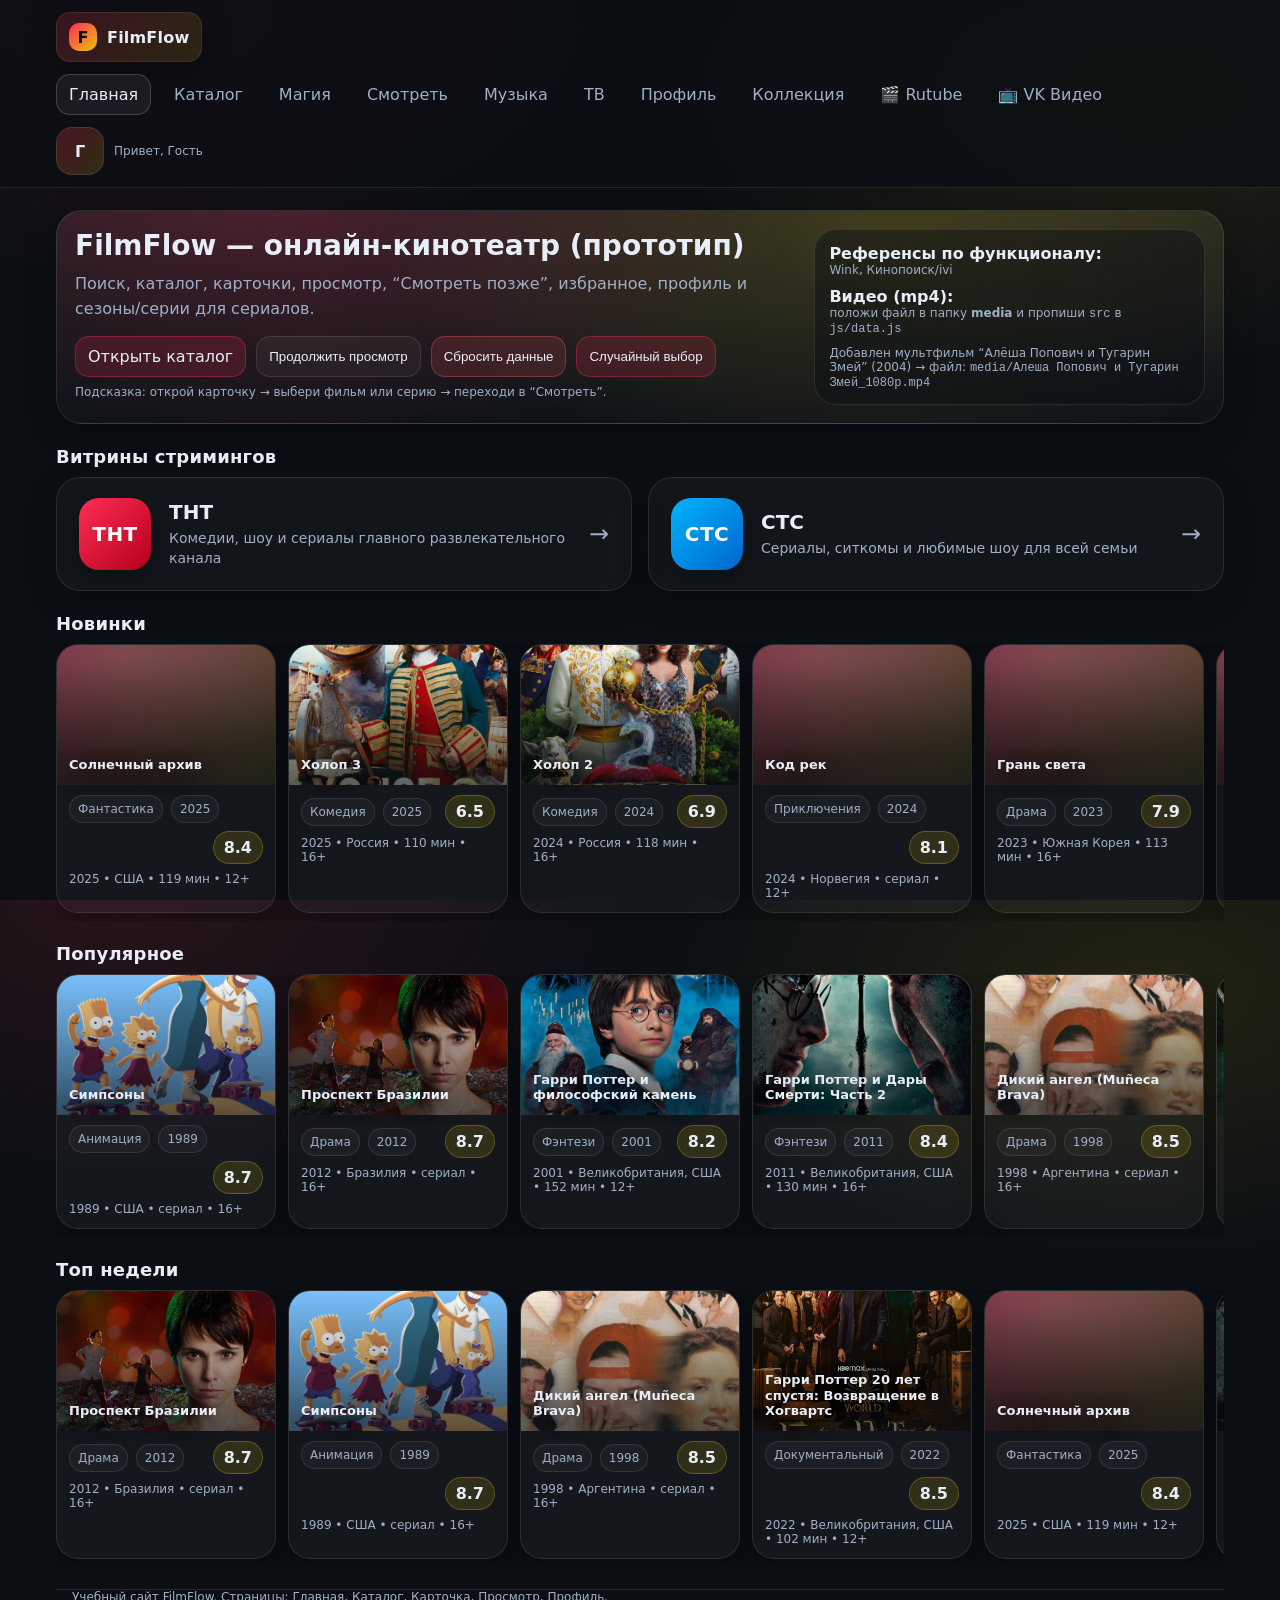
<file: index.html>
<!doctype html>
<html lang="ru">
<head>
  <meta charset="utf-8" />
  <meta name="viewport" content="width=device-width,initial-scale=1" />
  <title>FilmFlow — главная</title>
  <link rel="stylesheet" href="css/style.css" />
</head>
<body data-page="home">
<header>
  <div class="container">
    <div class="topbar">
      <a class="logo" href="index.html">
        <span class="logo-badge">F</span> FilmFlow
      </a>

      <nav>
        <a class="navlink" data-nav="home" href="index.html">Главная</a>
        <a class="navlink" data-nav="catalog" href="catalog.html">Каталог</a>
        <a class="navlink" data-nav="magic" href="magic.html">Магия</a>
        <a class="navlink" data-nav="watch" href="watch.html">Смотреть</a>
        <a class="navlink" data-nav="music" href="music.html">Музыка</a>
        <a class="navlink" data-nav="tv" href="tv.html">ТВ</a>
        <a class="navlink" data-nav="profile" href="profile.html">Профиль</a>
        <a class="navlink" data-nav="collection" href="collection.html">Коллекция</a>
        <a class="navlink external" href="https://rutube.ru/" target="_blank" rel="noopener noreferrer">🎬 Rutube</a>
        <a class="navlink external" href="https://vkvideo.ru/" target="_blank" rel="noopener noreferrer">📺 VK Видео</a>
      </nav>

      <div class="spacer"></div>

      <div class="row" style="gap:10px">
        <div class="avatar" id="navAvatar">Г</div>
        <div class="small">Привет, <span id="navName">Гость</span></div>
      </div>
    </div>
  </div>
</header>

<main class="container">
  <section class="hero">
    <div class="hero-inner">
      <div>
        <h1>FilmFlow — онлайн-кинотеатр (прототип)</h1>
        <p>
          Поиск, каталог, карточки, просмотр, “Смотреть позже”, избранное, профиль
          и сезоны/серии для сериалов.
        </p>
        <div class="hero-actions">
          <a class="pill accent" href="catalog.html">Открыть каталог</a>
          <button class="pill" id="btnContinue">Продолжить просмотр</button>
          <button class="pill danger" id="btnClearAll">Сбросить данные</button>
          <button class="pill accent" id="btnRandom">Случайный выбор</button>
        </div>
        <div class="small" style="margin-top:8px">
          Подсказка: открой карточку → выбери фильм или серию → переходи в “Смотреть”.
        </div>
      </div>

      <aside class="hero-side">
        <div>
          <strong>Референсы по функционалу:</strong>
          <div class="small">Wink, Кинопоиск/ivi</div>
        </div>
        <div>
          <strong>Видео (mp4):</strong>
          <div class="small">положи файл в папку <b>media</b> и пропиши <code>src</code> в <code>js/data.js</code></div>
        </div>
        <div class="small">Добавлен мультфильм “Алёша Попович и Тугарин Змей” (2004) → файл: <code>media/Алеша Попович и Тугарин Змей_1080p.mp4</code></div>
      </aside>
    </div>
  </section>

    <section>
    <h2>Витрины стримингов</h2>
    <div class="streams-showcase">
      <a class="stream-card" href="tnt.html">
        <div class="stream-logo tnt">ТНТ</div>
        <div class="stream-info">
          <h3>ТНТ</h3>
          <p>Комедии, шоу и сериалы главного развлекательного канала</p>
        </div>
        <div class="stream-arrow">→</div>
      </a>
      <a class="stream-card" href="sts.html">
        <div class="stream-logo sts">СТС</div>
        <div class="stream-info">
          <h3>СТС</h3>
          <p>Сериалы, ситкомы и любимые шоу для всей семьи</p>
        </div>
        <div class="stream-arrow">→</div>
      </a>
    </div>
  </section>
  
  <section>
    <h2>Новинки</h2>
    <div id="rowNew" class="carousel"></div>
  </section>

  <section>
    <h2>Популярное</h2>
    <div id="rowHot" class="carousel"></div>
  </section>

  <section>
    <h2>Топ недели</h2>
    <div id="rowTop" class="carousel"></div>
  </section>

  <footer class="container">
    <div class="small">
      Учебный сайт FilmFlow. Страницы: Главная, Каталог, Карточка, Просмотр, Профиль.
    </div>
  </footer>
</main>

<script src="js/data.js"></script>
<script src="js/app.js"></script>
</body>
</html>
</file>
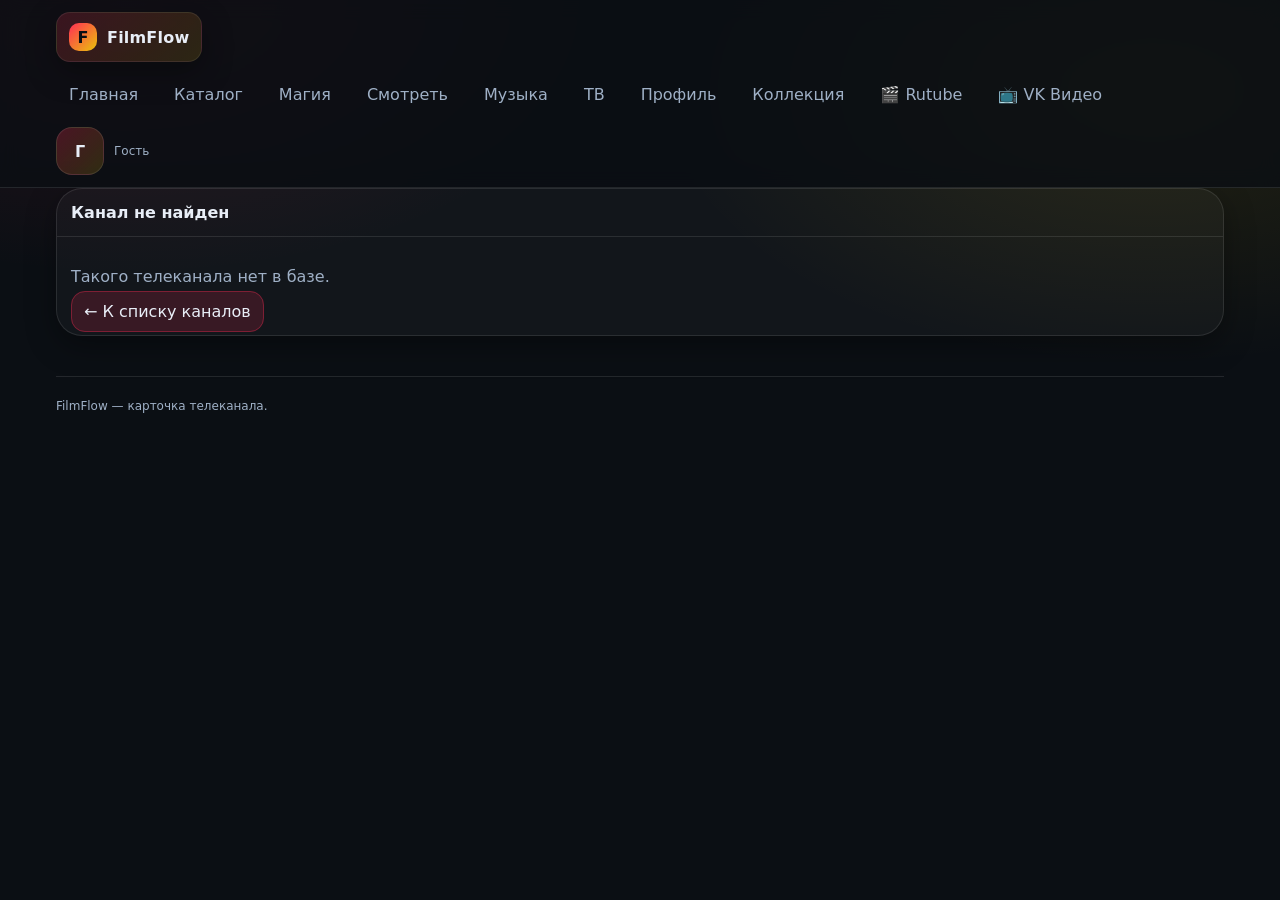
<file: channel.html>
<!doctype html>
<html lang="ru">
<head>
    <meta charset="utf-8" />
    <meta name="viewport" content="width=device-width,initial-scale=1" />
    <title>FilmFlow — телеканал</title>
    <link rel="stylesheet" href="css/style.css" />
</head>
<body data-page="channel">
    <header>
        <div class="container">
            <div class="topbar">
                <a class="logo" href="index.html"><span class="logo-badge">F</span> FilmFlow</a>
                <nav>
                    <a class="navlink" data-nav="home" href="index.html">Главная</a>
                    <a class="navlink" data-nav="catalog" href="catalog.html">Каталог</a>
                    <a class="navlink" data-nav="magic" href="magic.html">Магия</a>
                    <a class="navlink" data-nav="watch" href="watch.html">Смотреть</a>
                    <a class="navlink" data-nav="music" href="music.html">Музыка</a>
                    <a class="navlink" data-nav="tv" href="tv.html">ТВ</a>
                    <a class="navlink" data-nav="profile" href="profile.html">Профиль</a>
                    <a class="navlink" data-nav="collection" href="collection.html">Коллекция</a>
                    <a class="navlink external" href="https://rutube.ru/" target="_blank" rel="noopener noreferrer">🎬 Rutube</a>
                    <a class="navlink external" href="https://vkvideo.ru/" target="_blank" rel="noopener noreferrer">📺 VK Видео</a>
                </nav>
                <div class="spacer"></div>
                <div class="row" style="gap:10px">
                    <div class="avatar" id="navAvatar">Г</div>
                    <div class="small"><span id="navName">Гость</span></div>
                </div>
            </div>
        </div>
    </header>

    <main class="container">
        <div id="notFound" class="panel" style="display:none;">
            <div class="panel-head"><strong>Канал не найден</strong></div>
            <div class="panel-body">
                <p class="muted">Такого телеканала нет в базе.</p>
                <a class="pill accent" href="tv.html">← К списку каналов</a>
            </div>
        </div>

        <div id="channelContainer" style="display:none;">
            <div class="tv-channel-header">
                <div class="channel-logo" id="channelLogo"></div>
                <div>
                    <h1 id="channelName">—</h1>
                    <div class="small">
                        Категория: <span id="channelCategory">—</span>
                    </div>
                </div>
                <span class="spacer"></span>
                <a class="pill" href="tv.html">← Все каналы</a>
            </div>

            <div class="channel-tabs">
                <button class="channel-tab active" data-tab="live">🔴 Прямой эфир</button>
                <button class="channel-tab" data-tab="today">📅 Программа на сегодня</button>
                <button class="channel-tab" data-tab="archive">🗄 Архив</button>
            </div>

            <div id="tabContent"></div>
        </div>

        <footer style="margin-top:40px;">
            <div class="small">FilmFlow — карточка телеканала.</div>
        </footer>
    </main>

    <script src="js/data.js"></script>
    <script src="js/app.js"></script>
</body>
</html>
</file>
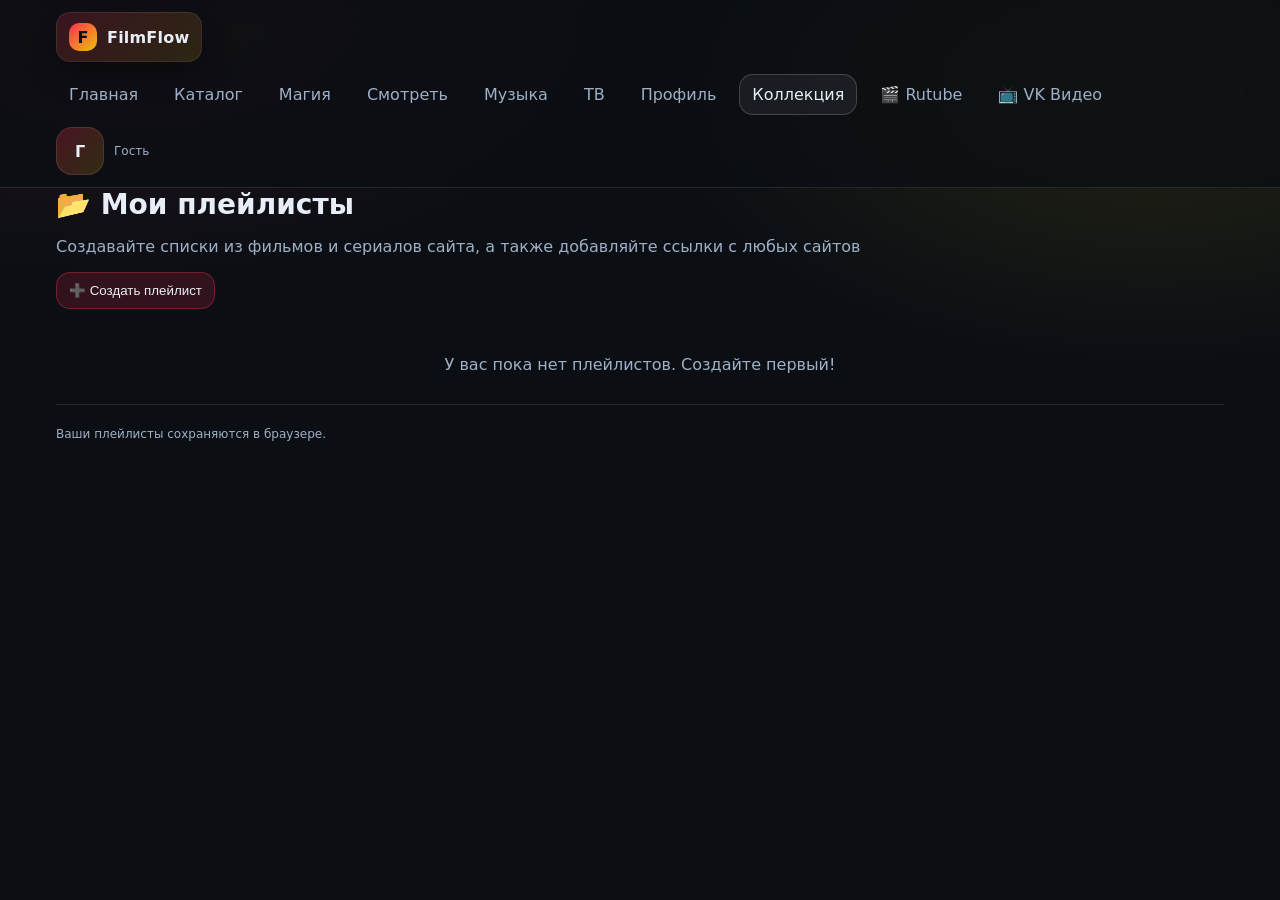
<file: collection.html>
<!doctype html>
<html lang="ru">
<head>
    <meta charset="utf-8" />
    <meta name="viewport" content="width=device-width,initial-scale=1" />
    <title>FilmFlow — Коллекция (плейлисты)</title>
    <link rel="stylesheet" href="css/style.css" />
</head>
<body data-page="collection">
    <header>
        <div class="container">
            <div class="topbar">
                <a class="logo" href="index.html"><span class="logo-badge">F</span> FilmFlow</a>
                <nav>
                    <a class="navlink" data-nav="home" href="index.html">Главная</a>
                    <a class="navlink" data-nav="catalog" href="catalog.html">Каталог</a>
                    <a class="navlink" data-nav="magic" href="magic.html">Магия</a>
                    <a class="navlink" data-nav="watch" href="watch.html">Смотреть</a>
                    <a class="navlink" data-nav="music" href="music.html">Музыка</a>
                    <a class="navlink" data-nav="tv" href="tv.html">ТВ</a>
                    <a class="navlink" data-nav="profile" href="profile.html">Профиль</a>
                    <a class="navlink active" data-nav="collection" href="collection.html">Коллекция</a>
                    <a class="navlink external" href="https://rutube.ru/" target="_blank" rel="noopener noreferrer">🎬 Rutube</a>
                    <a class="navlink external" href="https://vkvideo.ru/" target="_blank" rel="noopener noreferrer">📺 VK Видео</a>
                </nav>
                <div class="spacer"></div>
                <div class="row" style="gap:10px">
                    <div class="avatar" id="navAvatar">Г</div>
                    <div class="small"><span id="navName">Гость</span></div>
                </div>
            </div>
        </div>
    </header>

    <main class="container">
        <!-- Заголовок -->
        <div class="collection-header">
            <h1>📂 Мои плейлисты</h1>
            <p class="muted">Создавайте списки из фильмов и сериалов сайта, а также добавляйте ссылки с любых сайтов</p>
        </div>

        <!-- Список плейлистов (виден по умолчанию) -->
        <div id="playlistListView">
            <div class="row" style="margin-bottom:16px;">
                <button class="pill accent" id="btnCreatePlaylist">➕ Создать плейлист</button>
            </div>
            <div id="playlistGrid" class="playlist-grid"></div>
        </div>

        <!-- Просмотр одного плейлиста (скрыт) -->
        <div id="playlistDetailView" style="display:none;">
            <div class="row" style="margin-bottom:16px;">
                <button class="pill" id="btnBackToList">← Назад к списку</button>
                <h2 id="playlistTitle" style="margin:0; margin-left:12px;">Название плейлиста</h2>
                <span class="spacer"></span>
                <button class="pill accent" id="btnAddVideo">➕ Добавить видео</button>
                <button class="pill danger" id="btnDeletePlaylist">🗑 Удалить плейлист</button>
            </div>
            <div id="videoGrid" class="video-grid"></div>
        </div>

        <footer>
            <div class="small">Ваши плейлисты сохраняются в браузере.</div>
        </footer>
    </main>

    <!-- Модальное окно для создания плейлиста / добавления видео -->
    <div class="modal-overlay" id="modalOverlay" style="display:none;">
        <div class="modal">
            <div class="modal-head">
                <strong id="modalTitle">Создать плейлист</strong>
                <button class="modal-close" id="modalClose">&times;</button>
            </div>
            <div class="modal-body">
                <form id="modalForm">
                    <div class="field" id="modalFieldType" style="display:none;">
                        <label for="modalInputType">Источник</label>
                        <select id="modalInputType">
                            <option value="external">🔗 Внешняя ссылка</option>
                            <option value="internal">🎬 Контент FilmFlow</option>
                        </select>
                    </div>
                    <div class="field">
                        <label for="modalInput1" id="modalLabel1">Название плейлиста</label>
                        <input type="text" id="modalInput1" placeholder="Введите название" required />
                    </div>
                    <div class="field" id="modalField2" style="display:none;">
                        <label for="modalInput2" id="modalLabel2">Ссылка на видео</label>
                        <input type="url" id="modalInput2" placeholder="https://rutube.ru/video/..." />
                    </div>
                    <div class="field" id="modalField3" style="display:none;">
                        <label for="modalInput3">Фильм или сериал</label>
                        <select id="modalInput3"></select>
                    </div>
                    <div class="row" style="margin-top:12px;">
                        <button class="pill accent" type="submit" id="modalSubmit">Создать</button>
                        <button class="pill" type="button" id="modalCancel">Отмена</button>
                    </div>
                    <div id="modalError" class="small" style="color:#ff6b6b; margin-top:8px;"></div>
                </form>
            </div>
        </div>
    </div>

    <script src="js/data.js"></script>
    <script src="js/app.js"></script>
</body>
</html>
</file>
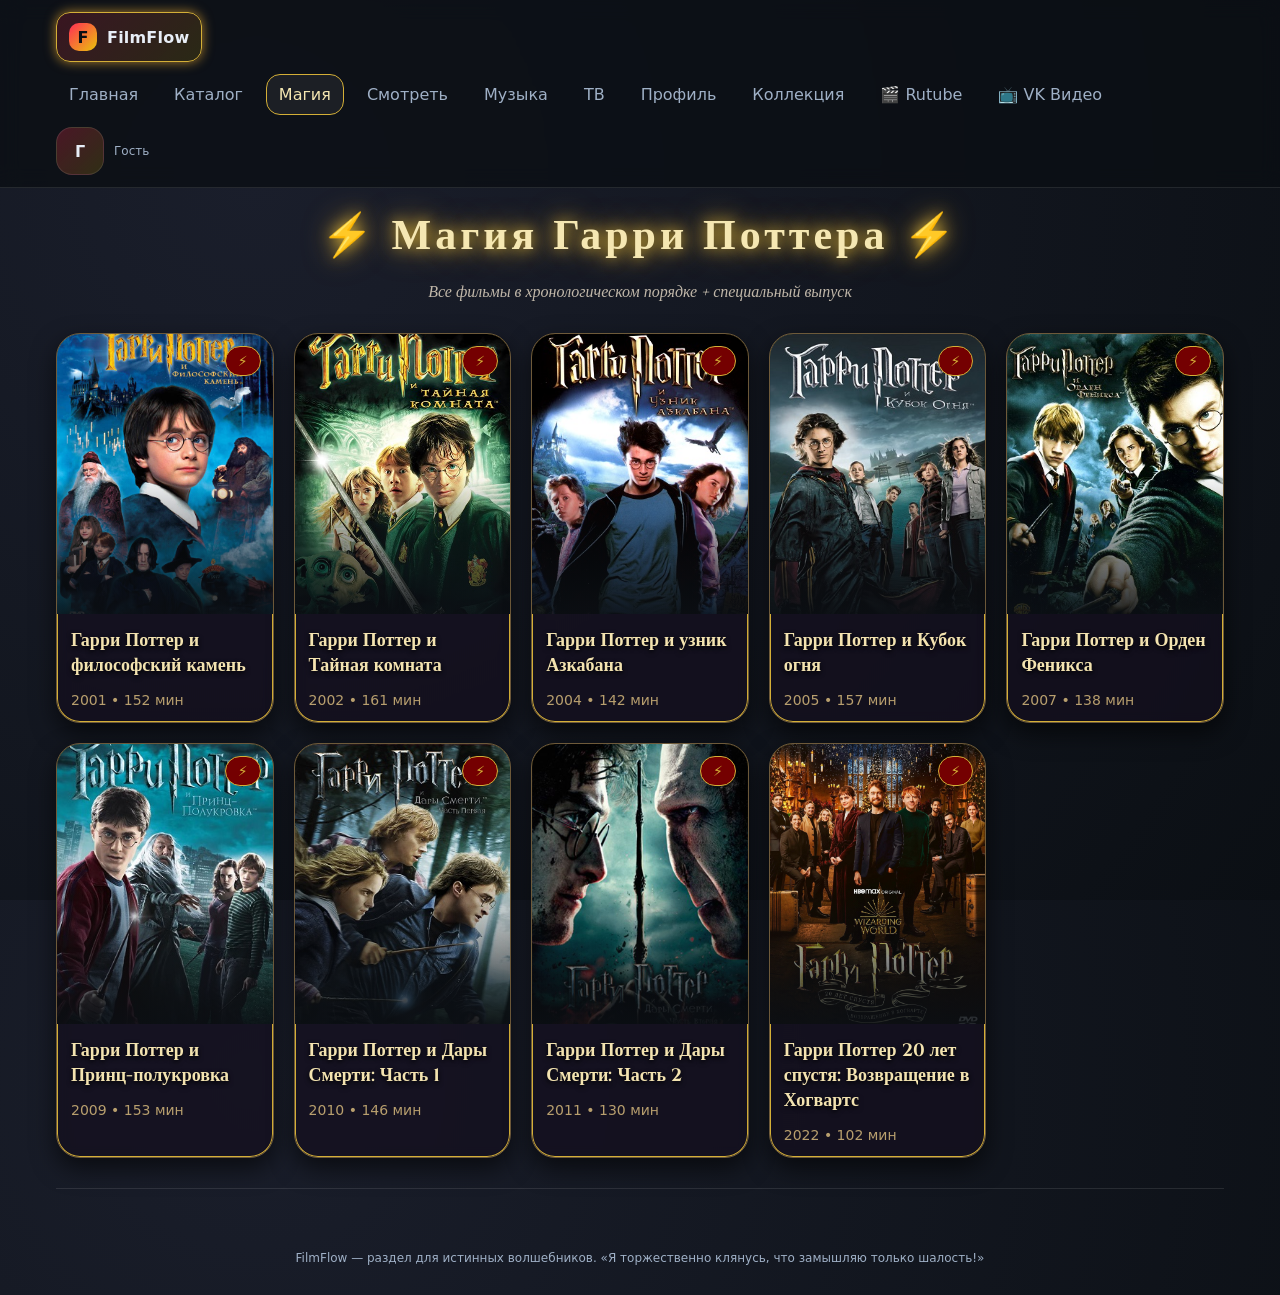
<file: magic.html>
<!doctype html>
<html lang="ru">
<head>
    <meta charset="utf-8" />
    <meta name="viewport" content="width=device-width,initial-scale=1" />
    <title>FilmFlow — Магия Гарри Поттера</title>
    <link rel="stylesheet" href="css/style.css" />
    <link href="https://fonts.googleapis.com/css2?family=Cinzel:wght@400;700&display=swap" rel="stylesheet" />
    <style>
        body[data-page="magic"] {
            background: radial-gradient(circle at 20% 20%, #1a1e2b, #0b0f14);
        }
        .magic-header {
            font-family: 'Cinzel', serif;
            text-align: center;
            margin: 20px 0;
        }
        .magic-header h1 {
            font-size: 42px;
            letter-spacing: 4px;
            text-shadow: 0 0 15px #d4af37, 0 0 30px #aa7e2b;
            color: #f5e7b2;
            margin-bottom: 8px;
        }
        .magic-header p {
            font-style: italic;
            color: #c0b7a9;
        }
        .magic-grid {
            display: grid;
            grid-template-columns: repeat(auto-fill, minmax(200px, 1fr));
            gap: 20px;
            margin: 30px 0;
        }
        .magic-card {
            background: rgba(20, 15, 30, 0.7);
            backdrop-filter: blur(6px);
            border: 1px solid #6e5a3a;
            border-radius: 24px;
            overflow: hidden;
            box-shadow: 0 10px 25px rgba(0,0,0,0.6), 0 0 0 1px #d4af37 inset;
            transition: transform 0.2s, box-shadow 0.2s;
            cursor: pointer;
        }
        .magic-card:hover {
            transform: translateY(-5px);
            box-shadow: 0 15px 30px rgba(212, 175, 55, 0.2), 0 0 0 2px #d4af37 inset;
        }
        .magic-poster {
            height: 280px;
            background-size: cover;
            background-position: center;
            position: relative;
        }
        .magic-poster::after {
            content: "";
            position: absolute;
            inset: 0;
            background: linear-gradient(0deg, rgba(11,15,20,0.9) 0%, transparent 50%);
        }
        .magic-title {
            padding: 14px;
            font-family: 'Cinzel', serif;
            font-weight: 700;
            font-size: 18px;
            color: #f3e3b0;
            text-shadow: 0 2px 5px black;
        }
        .magic-year {
            padding: 0 14px 14px;
            color: #b89f6e;
            font-size: 14px;
        }
        .magic-badge {
            position: absolute;
            top: 12px;
            right: 12px;
            background: #740001;
            color: #d4af37;
            padding: 6px 12px;
            border-radius: 30px;
            font-weight: bold;
            font-size: 14px;
            border: 1px solid #d4af37;
            z-index: 2;
        }
    </style>
</head>
<body data-page="magic">
    <header>
        <div class="container">
            <div class="topbar">
                <a class="logo" href="index.html"><span class="logo-badge">F</span> FilmFlow</a>
                <nav>
                    <a class="navlink" data-nav="home" href="index.html">Главная</a>
                    <a class="navlink" data-nav="catalog" href="catalog.html">Каталог</a>
                    <a class="navlink" data-nav="magic" href="magic.html">Магия</a>
                    <a class="navlink" data-nav="watch" href="watch.html">Смотреть</a>
                    <a class="navlink" data-nav="music" href="music.html">Музыка</a>
                    <a class="navlink" data-nav="tv" href="tv.html">ТВ</a>
                    <a class="navlink" data-nav="profile" href="profile.html">Профиль</a>
                    <a class="navlink" data-nav="collection" href="collection.html">Коллекция</a>
                    <a class="navlink external" href="https://rutube.ru/" target="_blank" rel="noopener noreferrer">🎬 Rutube</a>
                    <a class="navlink external" href="https://vkvideo.ru/" target="_blank" rel="noopener noreferrer">📺 VK Видео</a>
                </nav>
                <div class="spacer"></div>
                <div class="row" style="gap:10px">
                    <div class="avatar" id="navAvatar">Г</div>
                    <div class="small"><span id="navName">Гость</span></div>
                </div>
            </div>
        </div>
    </header>

    <main class="container">
        <div class="magic-header">
            <h1>⚡ Магия Гарри Поттера ⚡</h1>
            <p>Все фильмы в хронологическом порядке + специальный выпуск</p>
        </div>

        <div id="magicGrid" class="magic-grid"></div>

        <footer>
            <div class="small" style="text-align:center; margin-top:40px;">
                FilmFlow — раздел для истинных волшебников. «Я торжественно клянусь, что замышляю только шалость!»
            </div>
        </footer>
    </main>

    <script src="js/data.js"></script>
    <script src="js/app.js"></script>
</body>
</html>
</file>
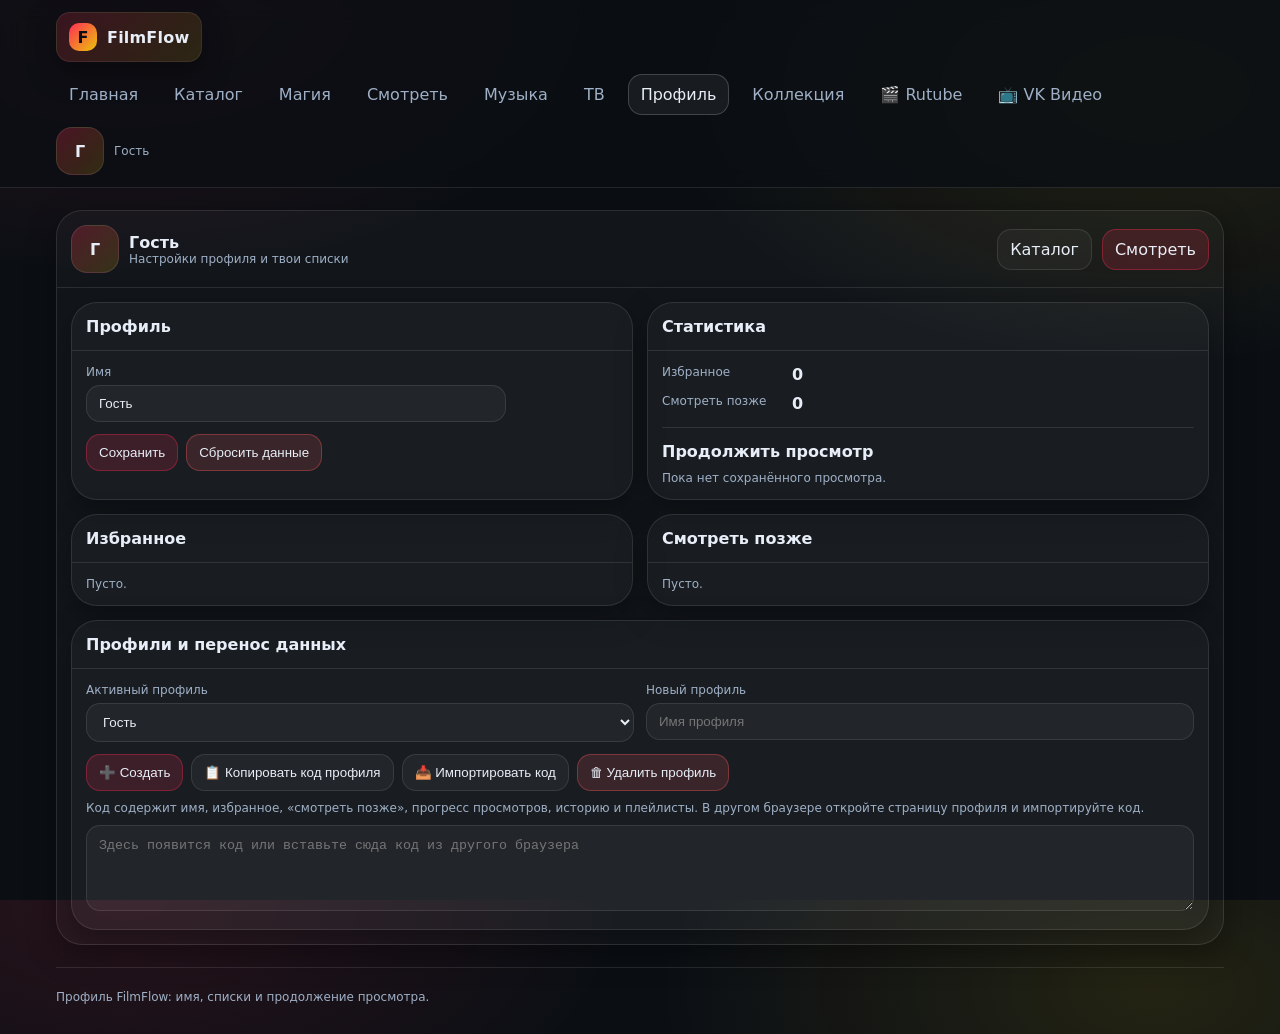
<file: profile.html>
<!doctype html>
<html lang="ru">
<head>
    <meta charset="utf-8" />
    <meta name="viewport" content="width=device-width,initial-scale=1" />
    <title>FilmFlow — профиль</title>
    <link rel="stylesheet" href="css/style.css" />
</head>
<body data-page="profile">
    <header>
        <div class="container">
            <div class="topbar">
                <a class="logo" href="index.html"><span class="logo-badge">F</span> FilmFlow</a>
                <nav>
                    <a class="navlink" data-nav="home" href="index.html">Главная</a>
                    <a class="navlink" data-nav="catalog" href="catalog.html">Каталог</a>
                    <a class="navlink" data-nav="magic" href="magic.html">Магия</a>
                    <a class="navlink" data-nav="watch" href="watch.html">Смотреть</a>
                    <a class="navlink" data-nav="music" href="music.html">Музыка</a>
                    <a class="navlink" data-nav="tv" href="tv.html">ТВ</a>
                    <a class="navlink active" data-nav="profile" href="profile.html">Профиль</a>
                    <a class="navlink" data-nav="collection" href="collection.html">Коллекция</a>
                    <a class="navlink external" href="https://rutube.ru/" target="_blank" rel="noopener noreferrer">🎬 Rutube</a>
                    <a class="navlink external" href="https://vkvideo.ru/" target="_blank" rel="noopener noreferrer">📺 VK Видео</a>
                </nav> 
                <div class="spacer"></div>
                <div class="row" style="gap:10px">
                    <div class="avatar" id="navAvatar">Г</div>
                    <div class="small"><span id="navName">Гость</span></div>
                </div>
            </div>
        </div>
    </header>

    <main class="container">
        <section class="panel">
            <div class="panel-head">
                <div class="avatar" id="pAvatar">Г</div>
                <div>
                    <strong id="pName">Гость</strong>
                    <div class="small">Настройки профиля и твои списки</div>
                </div>
                <span class="spacer"></span>
                <a class="pill" href="catalog.html">Каталог</a>
                <a class="pill accent" href="watch.html">Смотреть</a>
            </div>
            <div class="panel-body">
                <div class="grid">
                    <div class="panel" style="grid-column: span 6;">
                        <div class="panel-head"><strong>Профиль</strong></div>
                        <div class="panel-body">
                            <form id="profileForm">
                                <div class="field" style="max-width:420px">
                                    <label for="inpName">Имя</label>
                                    <input id="inpName" type="text" name="username" placeholder="Например: Артём" required />
                                </div>
                                <div class="row" style="margin-top:12px">
                                    <button class="pill accent" type="submit">Сохранить</button>
                                    <button class="pill danger" type="button" id="btnResetAll">Сбросить данные</button>
                                </div>
                                <div id="error" class="small" style="color: #ff6b6b; margin-top: 8px;"></div>
                            </form>
                        </div>
                    </div>
                    <div class="panel" style="grid-column: span 6;">
                        <div class="panel-head"><strong>Статистика</strong></div>
                        <div class="panel-body">
                            <div class="kv">
                                <div class="k">Избранное</div>
                                <div class="v"><strong id="favCount">0</strong></div>
                                <div class="k">Смотреть позже</div>
                                <div class="v"><strong id="wlCount">0</strong></div>
                            </div>
                            <hr />
                            <div><strong>Продолжить просмотр</strong></div>
                            <div class="list" id="continueList" style="margin-top:10px"></div>
                        </div>
                    </div>
                    <div class="panel" style="grid-column: span 6;">
                        <div class="panel-head"><strong>Избранное</strong></div>
                        <div class="panel-body">
                            <div class="list" id="favList"></div>
                        </div>
                    </div>
                    <div class="panel" style="grid-column: span 6;">
                        <div class="panel-head"><strong>Смотреть позже</strong></div>
                        <div class="panel-body">
                            <div class="list" id="wlList"></div>
                        </div>
                    </div>
                    <!-- Блок управления профилем будет добавлен скриптом -->
                </div>
            </div>
        </section>
        <footer>
            <div class="small">Профиль FilmFlow: имя, списки и продолжение просмотра.</div>
        </footer>
    </main>

    <script src="js/data.js"></script>
    <script src="js/app.js"></script>
</body>
</html>
</file>
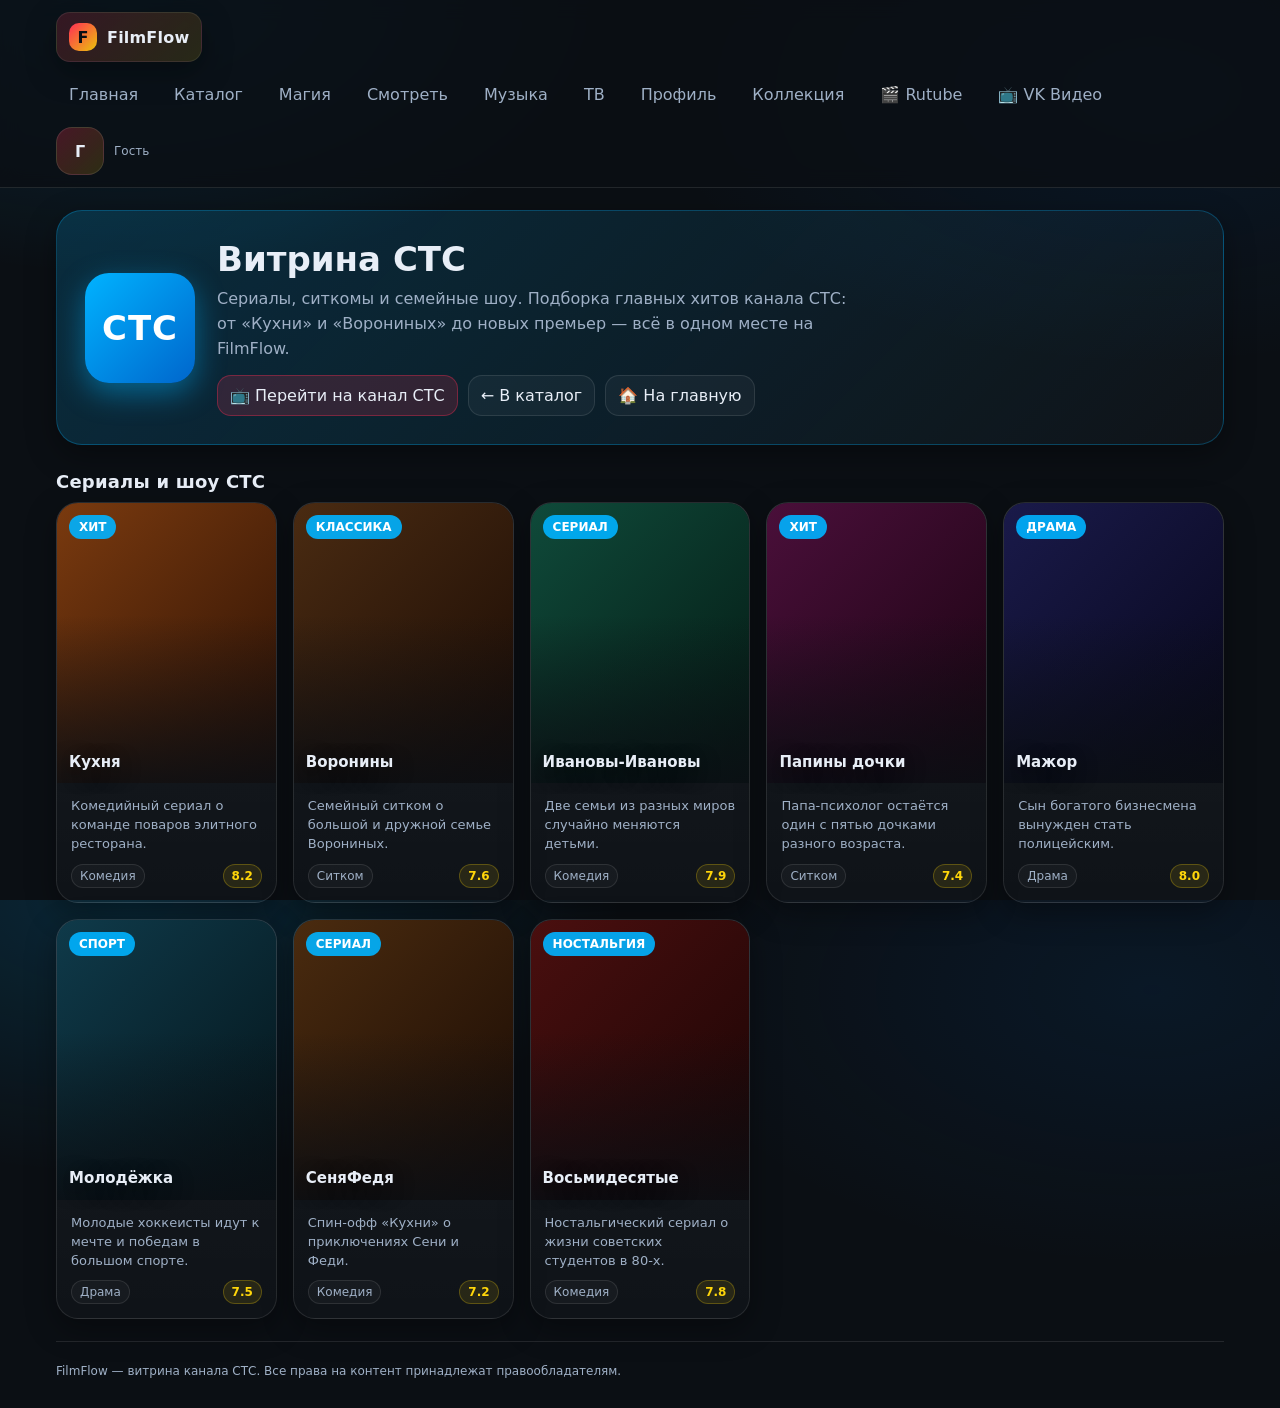
<file: sts.html>
<!doctype html>
<html lang="ru">
<head>
    <meta charset="utf-8" />
    <meta name="viewport" content="width=device-width,initial-scale=1" />
    <title>FilmFlow — Витрина СТС</title>
    <link rel="stylesheet" href="css/style.css" />
    <style>
        body[data-page="sts"] {
            background:
                radial-gradient(900px 500px at 10% 0%, rgba(0,179,255,.15), transparent 55%),
                radial-gradient(900px 500px at 90% 10%, rgba(0,102,204,.10), transparent 55%),
                var(--bg);
        }
        .showcase-hero {
            border: 1px solid rgba(0,179,255,.28);
            border-radius: 26px;
            padding: 28px;
            background: linear-gradient(135deg, rgba(0,179,255,.18), rgba(255,255,255,.02));
            box-shadow: var(--shadow);
            display: flex;
            align-items: center;
            gap: 22px;
            margin-bottom: 26px;
            flex-wrap: wrap;
        }
        .showcase-hero-logo {
            width: 110px; height: 110px;
            border-radius: 24px;
            background: linear-gradient(135deg, #00b3ff, #0066cc);
            display: grid; place-items: center;
            font-weight: 900; font-size: 34px; color: white;
            box-shadow: 0 10px 30px rgba(0,179,255,.45);
            flex-shrink: 0;
            letter-spacing: 1px;
        }
        .showcase-hero-text { flex: 1; min-width: 240px; }
        .showcase-hero-text h1 { margin: 0 0 8px; font-size: 34px; }
        .showcase-hero-text p { margin: 0; color: var(--muted); line-height: 1.55; max-width: 640px; }
        .showcase-hero-actions { display: flex; gap: 10px; flex-wrap: wrap; margin-top: 14px; }

        .showcase-grid {
            display: grid;
            grid-template-columns: repeat(auto-fill, minmax(220px, 1fr));
            gap: 16px;
        }
        .showcase-card {
            border: 1px solid var(--border);
            border-radius: 22px;
            overflow: hidden;
            background: linear-gradient(180deg, rgba(255,255,255,.06), rgba(255,255,255,.02));
            box-shadow: var(--shadow);
            cursor: pointer;
            transition: transform .15s ease, border-color .15s ease;
            display: flex;
            flex-direction: column;
        }
        .showcase-card:hover { transform: translateY(-3px); border-color: rgba(0,179,255,.45); }
        .showcase-poster {
            height: 280px;
            background-size: cover;
            background-position: center;
            position: relative;
        }
        .showcase-poster::after {
            content: "";
            position: absolute; inset: 0;
            background: linear-gradient(180deg, transparent 40%, rgba(11,15,20,.85));
        }
        .showcase-badge {
            position: absolute;
            top: 12px; left: 12px;
            background: rgba(0,179,255,.9);
            color: #fff;
            font-weight: 800;
            font-size: 12px;
            padding: 5px 10px;
            border-radius: 999px;
            z-index: 2;
        }
        .showcase-title-over {
            position: absolute;
            bottom: 12px; left: 12px; right: 12px;
            font-weight: 800;
            font-size: 15px;
            line-height: 1.25;
            text-shadow: 0 6px 20px rgba(0,0,0,.7);
            z-index: 2;
        }
        .showcase-body { padding: 14px; }
        .showcase-desc { font-size: 13px; color: var(--muted); line-height: 1.45; margin: 0; }
        .showcase-meta { display: flex; gap: 6px; flex-wrap: wrap; margin-top: 10px; }
        .tag-mini {
            font-size: 12px;
            color: var(--muted);
            border: 1px solid var(--border);
            padding: 4px 8px;
            border-radius: 999px;
            background: rgba(255,255,255,.03);
        }
        .tag-mini.rating {
            color: #ffd60a;
            border-color: rgba(255,214,10,.25);
            background: rgba(255,214,10,.10);
            font-weight: 800;
        }
    </style>
</head>
<body data-page="sts">
<header>
  <div class="container">
    <div class="topbar">
      <a class="logo" href="index.html"><span class="logo-badge">F</span> FilmFlow</a>
      <nav>
        <a class="navlink" data-nav="home" href="index.html">Главная</a>
        <a class="navlink" data-nav="catalog" href="catalog.html">Каталог</a>
        <a class="navlink" data-nav="magic" href="magic.html">Магия</a>
        <a class="navlink" data-nav="watch" href="watch.html">Смотреть</a>
        <a class="navlink" data-nav="music" href="music.html">Музыка</a>
        <a class="navlink" data-nav="tv" href="tv.html">ТВ</a>
        <a class="navlink" data-nav="profile" href="profile.html">Профиль</a>
        <a class="navlink" data-nav="collection" href="collection.html">Коллекция</a>
        <a class="navlink external" href="https://rutube.ru/" target="_blank" rel="noopener noreferrer">🎬 Rutube</a>
        <a class="navlink external" href="https://vkvideo.ru/" target="_blank" rel="noopener noreferrer">📺 VK Видео</a>
      </nav>
      <div class="spacer"></div>
      <div class="row" style="gap:10px">
        <div class="avatar" id="navAvatar">Г</div>
        <div class="small"><span id="navName">Гость</span></div>
      </div>
    </div>
  </div>
</header>

<main class="container">
  <section class="showcase-hero">
    <div class="showcase-hero-logo">СТС</div>
    <div class="showcase-hero-text">
      <h1>Витрина СТС</h1>
      <p>Сериалы, ситкомы и семейные шоу. Подборка главных хитов канала СТС: от «Кухни» и «Ворониных» до новых премьер — всё в одном месте на FilmFlow.</p>
      <div class="showcase-hero-actions">
        <a class="pill accent" href="channel.html?id=ch8">📺 Перейти на канал СТС</a>
        <a class="pill" href="catalog.html">← В каталог</a>
        <a class="pill" href="index.html">🏠 На главную</a>
      </div>
    </div>
  </section>

  <section>
    <h2>Сериалы и шоу СТС</h2>
    <div class="showcase-grid">

      <div class="showcase-card">
        <div class="showcase-poster" style="background: linear-gradient(135deg, #7a3a0f, #2a1004);">
          <span class="showcase-badge">ХИТ</span>
          <div class="showcase-title-over">Кухня</div>
        </div>
        <div class="showcase-body">
          <p class="showcase-desc">Комедийный сериал о команде поваров элитного ресторана.</p>
          <div class="showcase-meta">
            <span class="tag-mini">Комедия</span>
            <span class="tag-mini rating">8.2</span>
          </div>
        </div>
      </div>

      <div class="showcase-card">
        <div class="showcase-poster" style="background: linear-gradient(135deg, #4a2b12, #180a04);">
          <span class="showcase-badge">КЛАССИКА</span>
          <div class="showcase-title-over">Воронины</div>
        </div>
        <div class="showcase-body">
          <p class="showcase-desc">Семейный ситком о большой и дружной семье Ворониных.</p>
          <div class="showcase-meta">
            <span class="tag-mini">Ситком</span>
            <span class="tag-mini rating">7.6</span>
          </div>
        </div>
      </div>

      <div class="showcase-card">
        <div class="showcase-poster" style="background: linear-gradient(135deg, #0f4a3a, #041812);">
          <span class="showcase-badge">СЕРИАЛ</span>
          <div class="showcase-title-over">Ивановы-Ивановы</div>
        </div>
        <div class="showcase-body">
          <p class="showcase-desc">Две семьи из разных миров случайно меняются детьми.</p>
          <div class="showcase-meta">
            <span class="tag-mini">Комедия</span>
            <span class="tag-mini rating">7.9</span>
          </div>
        </div>
      </div>

      <div class="showcase-card">
        <div class="showcase-poster" style="background: linear-gradient(135deg, #4a0f3a, #18030f);">
          <span class="showcase-badge">ХИТ</span>
          <div class="showcase-title-over">Папины дочки</div>
        </div>
        <div class="showcase-body">
          <p class="showcase-desc">Папа-психолог остаётся один с пятью дочками разного возраста.</p>
          <div class="showcase-meta">
            <span class="tag-mini">Ситком</span>
            <span class="tag-mini rating">7.4</span>
          </div>
        </div>
      </div>

      <div class="showcase-card">
        <div class="showcase-poster" style="background: linear-gradient(135deg, #1a1a4a, #060618);">
          <span class="showcase-badge">ДРАМА</span>
          <div class="showcase-title-over">Мажор</div>
        </div>
        <div class="showcase-body">
          <p class="showcase-desc">Сын богатого бизнесмена вынужден стать полицейским.</p>
          <div class="showcase-meta">
            <span class="tag-mini">Драма</span>
            <span class="tag-mini rating">8.0</span>
          </div>
        </div>
      </div>

      <div class="showcase-card">
        <div class="showcase-poster" style="background: linear-gradient(135deg, #0f3a4a, #041318);">
          <span class="showcase-badge">СПОРТ</span>
          <div class="showcase-title-over">Молодёжка</div>
        </div>
        <div class="showcase-body">
          <p class="showcase-desc">Молодые хоккеисты идут к мечте и победам в большом спорте.</p>
          <div class="showcase-meta">
            <span class="tag-mini">Драма</span>
            <span class="tag-mini rating">7.5</span>
          </div>
        </div>
      </div>

      <div class="showcase-card">
        <div class="showcase-poster" style="background: linear-gradient(135deg, #4a2b0f, #180a04);">
          <span class="showcase-badge">СЕРИАЛ</span>
          <div class="showcase-title-over">СеняФедя</div>
        </div>
        <div class="showcase-body">
          <p class="showcase-desc">Спин-офф «Кухни» о приключениях Сени и Феди.</p>
          <div class="showcase-meta">
            <span class="tag-mini">Комедия</span>
            <span class="tag-mini rating">7.2</span>
          </div>
        </div>
      </div>

      <div class="showcase-card">
        <div class="showcase-poster" style="background: linear-gradient(135deg, #4a0f0f, #180404);">
          <span class="showcase-badge">НОСТАЛЬГИЯ</span>
          <div class="showcase-title-over">Восьмидесятые</div>
        </div>
        <div class="showcase-body">
          <p class="showcase-desc">Ностальгический сериал о жизни советских студентов в 80-х.</p>
          <div class="showcase-meta">
            <span class="tag-mini">Комедия</span>
            <span class="tag-mini rating">7.8</span>
          </div>
        </div>
      </div>

    </div>
  </section>

  <footer>
    <div class="small">FilmFlow — витрина канала СТС. Все права на контент принадлежат правообладателям.</div>
  </footer>
</main>

<script src="js/data.js"></script>
<script src="js/app.js"></script>
</body>
</html>
</file>
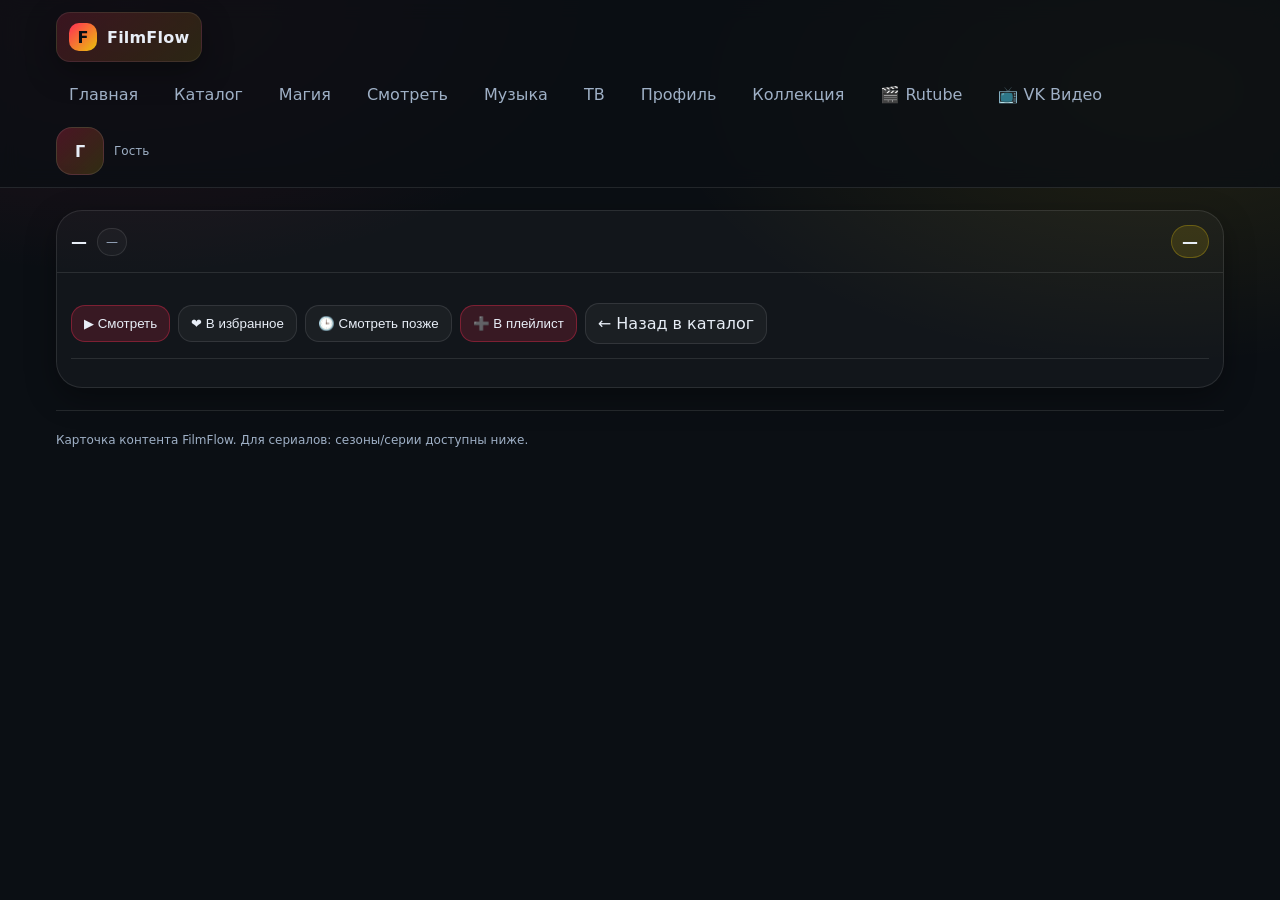
<file: title.html>
<!doctype html>
<html lang="ru">
<head>
    <meta charset="utf-8" />
    <meta name="viewport" content="width=device-width,initial-scale=1" />
    <title>FilmFlow — карточка</title>
    <link rel="stylesheet" href="css/style.css" />
</head>
<body data-page="title">
    <header>
        <div class="container">
            <div class="topbar">
                <a class="logo" href="index.html"><span class="logo-badge">F</span> FilmFlow</a>

                <nav>
                    <a class="navlink" data-nav="home" href="index.html">Главная</a>
                    <a class="navlink" data-nav="catalog" href="catalog.html">Каталог</a>
                    <a class="navlink" data-nav="magic" href="magic.html">Магия</a>
                    <a class="navlink" data-nav="watch" href="watch.html">Смотреть</a>
                    <a class="navlink" data-nav="music" href="music.html">Музыка</a>
                    <a class="navlink" data-nav="tv" href="tv.html">ТВ</a>
                    <a class="navlink" data-nav="profile" href="profile.html">Профиль</a>
                    <a class="navlink" data-nav="collection" href="collection.html">Коллекция</a>
                    <a class="navlink external" href="https://rutube.ru/" target="_blank" rel="noopener noreferrer">🎬 Rutube</a>
                    <a class="navlink external" href="https://vkvideo.ru/" target="_blank" rel="noopener noreferrer">📺 VK Видео</a>
                </nav>

                <div class="spacer"></div>

                <div class="row" style="gap:10px">
                    <div class="avatar" id="navAvatar">Г</div>
                    <div class="small"><span id="navName">Гость</span></div>
                </div>
            </div>
        </div>
    </header>

    <main class="container">
        <section class="panel">
            <div class="panel-head">
                <strong id="tTitle">—</strong>
                <span class="tag" id="tMeta">—</span>
                <span class="rating" id="tRating">—</span>
            </div>
            <div class="panel-body">
                <div id="tPoster" style="width: 100%; height: 250px; background-size: cover; background-position: center; border-radius: 22px; margin-bottom: 16px; display: none;"></div>

                <div class="row" id="tTags"></div>
                <p class="muted" id="tDesc" style="line-height:1.6"></p>

                <div class="row" style="margin-top:12px">
                    <button class="pill accent" id="btnWatch" type="button">▶ Смотреть</button>
                    <button class="pill" id="btnContinueSeries" type="button" style="display:none">Продолжить сериал</button>
                    <button class="pill" id="btnFav" type="button">❤ В избранное</button>
                    <button class="pill" id="btnWL" type="button">🕒 Смотреть позже</button>
                    <button class="pill accent" id="btnAddToPlaylist" type="button">➕ В плейлист</button>
                    <a class="pill" href="catalog.html">← Назад в каталог</a>
                </div>

                <div id="epHint" class="small" style="margin-top:10px; display:none">
                    Если это сериал — выбери сезон и серию ниже, затем нажми “Смотреть”.
                </div>

                <hr />

                <div class="row" id="seasonsBox" style="display:none; gap:10px"></div>
                <div class="list" id="episodesBox" style="display:none; margin-top:12px"></div>
            </div>
        </section>

        <footer>
            <div class="small">
                Карточка контента FilmFlow. Для сериалов: сезоны/серии доступны ниже.
            </div>
        </footer>
    </main>

    <!-- Модальное окно "Добавить в плейлист" -->
    <div class="modal-overlay" id="addToPlOverlay" style="display:none;">
        <div class="modal">
            <div class="modal-head">
                <strong>Добавить в плейлист</strong>
                <button class="modal-close" id="addToPlClose">&times;</button>
            </div>
            <div class="modal-body">
                <div id="addToPlEmpty" class="small" style="display:none;">
                    У вас ещё нет плейлистов. Создайте первый ниже.
                </div>
                <div id="addToPlList" class="list" style="margin-bottom:12px;"></div>
                <hr />
                <div class="field">
                    <label for="addToPlNewName">Или создать новый плейлист:</label>
                    <input type="text" id="addToPlNewName" placeholder="Название плейлиста" maxlength="60" />
                </div>
                <div class="row" style="margin-top:12px;">
                    <button class="pill accent" id="addToPlCreate" type="button">Создать и добавить</button>
                    <button class="pill" id="addToPlCancel" type="button">Отмена</button>
                </div>
                <div id="addToPlError" class="small" style="color:#ff6b6b; margin-top:8px;"></div>
            </div>
        </div>
    </div>

    <script src="js/data.js"></script>
    <script src="js/app.js"></script>
</body>
</html>
</file>
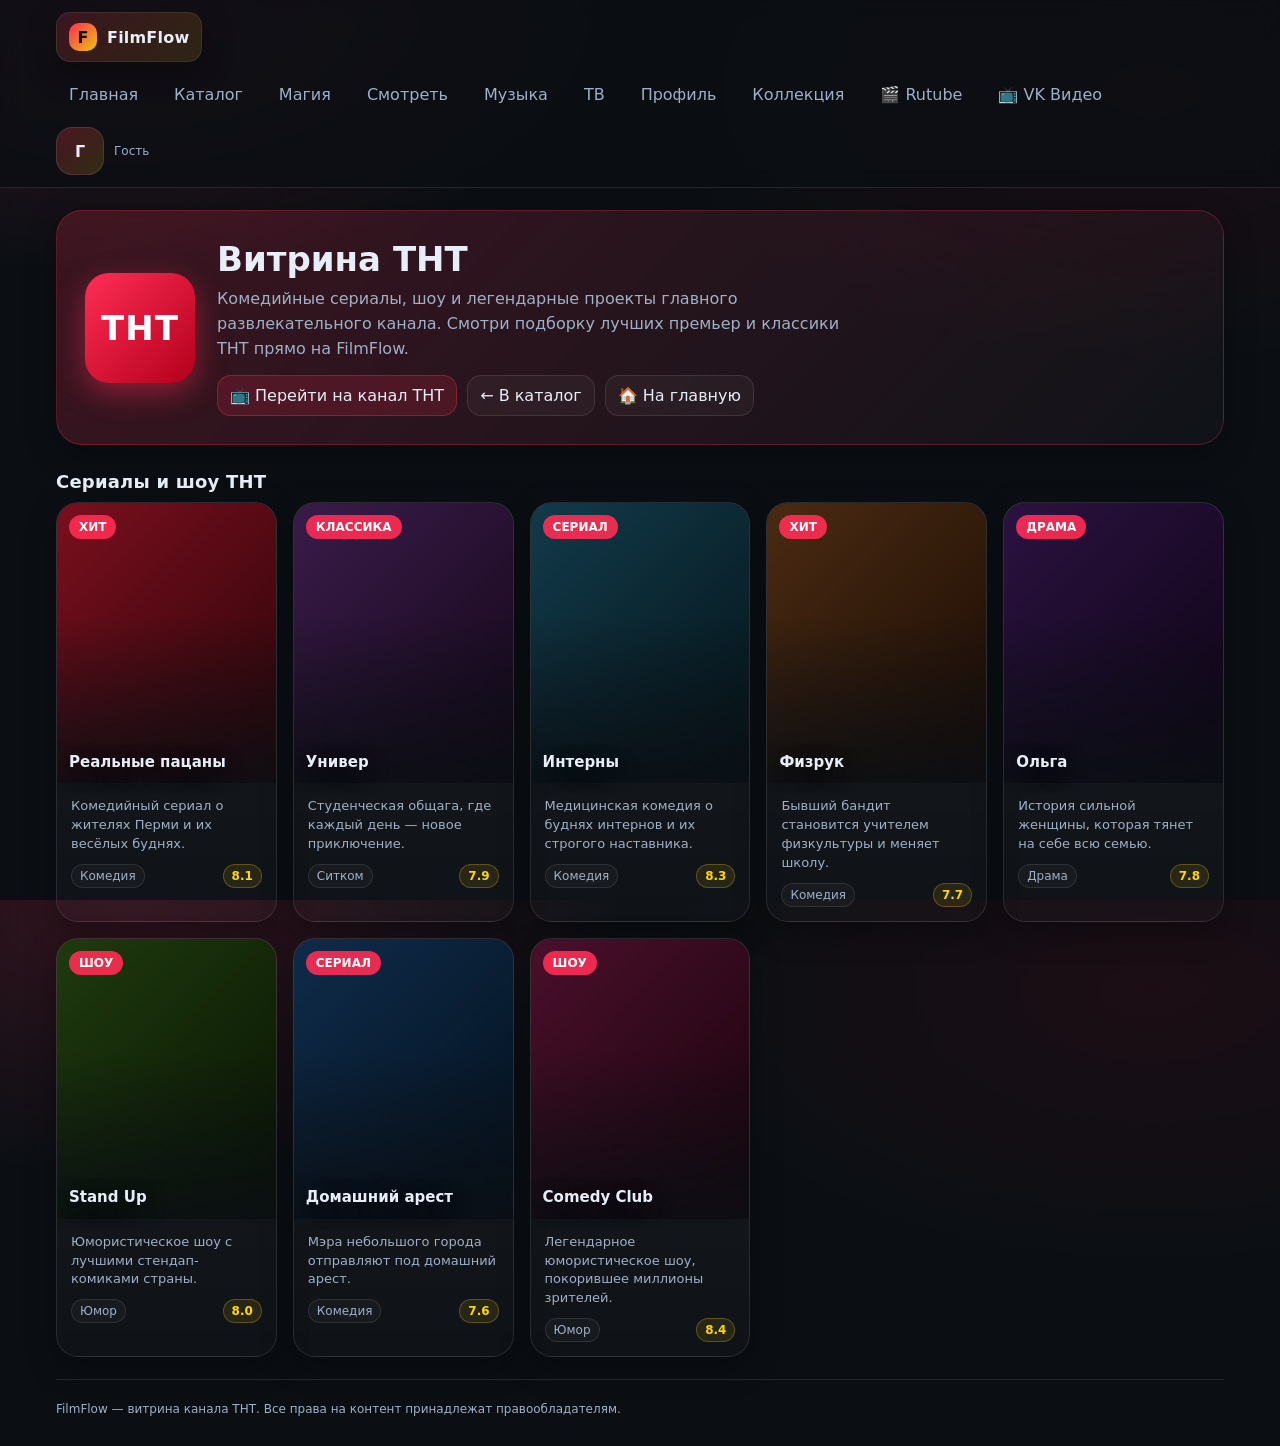
<file: tnt.html>
<!doctype html>
<html lang="ru">
<head>
    <meta charset="utf-8" />
    <meta name="viewport" content="width=device-width,initial-scale=1" />
    <title>FilmFlow — Витрина ТНТ</title>
    <link rel="stylesheet" href="css/style.css" />
    <style>
        body[data-page="tnt"] {
            background:
                radial-gradient(900px 500px at 10% 0%, rgba(255,45,85,.16), transparent 55%),
                radial-gradient(900px 500px at 90% 10%, rgba(180,0,30,.10), transparent 55%),
                var(--bg);
        }
        .showcase-hero {
            border: 1px solid rgba(255,45,85,.28);
            border-radius: 26px;
            padding: 28px;
            background: linear-gradient(135deg, rgba(255,45,85,.20), rgba(255,255,255,.02));
            box-shadow: var(--shadow);
            display: flex;
            align-items: center;
            gap: 22px;
            margin-bottom: 26px;
            flex-wrap: wrap;
        }
        .showcase-hero-logo {
            width: 110px; height: 110px;
            border-radius: 24px;
            background: linear-gradient(135deg, #ff2d55, #b3001b);
            display: grid; place-items: center;
            font-weight: 900; font-size: 34px; color: white;
            box-shadow: 0 10px 30px rgba(255,45,85,.45);
            flex-shrink: 0;
            letter-spacing: 1px;
        }
        .showcase-hero-text { flex: 1; min-width: 240px; }
        .showcase-hero-text h1 { margin: 0 0 8px; font-size: 34px; }
        .showcase-hero-text p { margin: 0; color: var(--muted); line-height: 1.55; max-width: 640px; }
        .showcase-hero-actions { display: flex; gap: 10px; flex-wrap: wrap; margin-top: 14px; }

        .showcase-grid {
            display: grid;
            grid-template-columns: repeat(auto-fill, minmax(220px, 1fr));
            gap: 16px;
        }
        .showcase-card {
            border: 1px solid var(--border);
            border-radius: 22px;
            overflow: hidden;
            background: linear-gradient(180deg, rgba(255,255,255,.06), rgba(255,255,255,.02));
            box-shadow: var(--shadow);
            cursor: pointer;
            transition: transform .15s ease, border-color .15s ease;
            display: flex;
            flex-direction: column;
        }
        .showcase-card:hover { transform: translateY(-3px); border-color: rgba(255,45,85,.45); }
        .showcase-poster {
            height: 280px;
            background-size: cover;
            background-position: center;
            position: relative;
        }
        .showcase-poster::after {
            content: "";
            position: absolute; inset: 0;
            background: linear-gradient(180deg, transparent 40%, rgba(11,15,20,.85));
        }
        .showcase-badge {
            position: absolute;
            top: 12px; left: 12px;
            background: rgba(255,45,85,.9);
            color: #fff;
            font-weight: 800;
            font-size: 12px;
            padding: 5px 10px;
            border-radius: 999px;
            z-index: 2;
        }
        .showcase-title-over {
            position: absolute;
            bottom: 12px; left: 12px; right: 12px;
            font-weight: 800;
            font-size: 15px;
            line-height: 1.25;
            text-shadow: 0 6px 20px rgba(0,0,0,.7);
            z-index: 2;
        }
        .showcase-body { padding: 14px; }
        .showcase-desc { font-size: 13px; color: var(--muted); line-height: 1.45; margin: 0; }
        .showcase-meta { display: flex; gap: 6px; flex-wrap: wrap; margin-top: 10px; }
        .tag-mini {
            font-size: 12px;
            color: var(--muted);
            border: 1px solid var(--border);
            padding: 4px 8px;
            border-radius: 999px;
            background: rgba(255,255,255,.03);
        }
        .tag-mini.rating {
            color: #ffd60a;
            border-color: rgba(255,214,10,.25);
            background: rgba(255,214,10,.10);
            font-weight: 800;
        }
    </style>
</head>
<body data-page="tnt">
<header>
  <div class="container">
    <div class="topbar">
      <a class="logo" href="index.html"><span class="logo-badge">F</span> FilmFlow</a>
      <nav>
        <a class="navlink" data-nav="home" href="index.html">Главная</a>
        <a class="navlink" data-nav="catalog" href="catalog.html">Каталог</a>
        <a class="navlink" data-nav="magic" href="magic.html">Магия</a>
        <a class="navlink" data-nav="watch" href="watch.html">Смотреть</a>
        <a class="navlink" data-nav="music" href="music.html">Музыка</a>
        <a class="navlink" data-nav="tv" href="tv.html">ТВ</a>
        <a class="navlink" data-nav="profile" href="profile.html">Профиль</a>
        <a class="navlink" data-nav="collection" href="collection.html">Коллекция</a>
        <a class="navlink external" href="https://rutube.ru/" target="_blank" rel="noopener noreferrer">🎬 Rutube</a>
        <a class="navlink external" href="https://vkvideo.ru/" target="_blank" rel="noopener noreferrer">📺 VK Видео</a>
      </nav>
      <div class="spacer"></div>
      <div class="row" style="gap:10px">
        <div class="avatar" id="navAvatar">Г</div>
        <div class="small"><span id="navName">Гость</span></div>
      </div>
    </div>
  </div>
</header>

<main class="container">
  <section class="showcase-hero">
    <div class="showcase-hero-logo">ТНТ</div>
    <div class="showcase-hero-text">
      <h1>Витрина ТНТ</h1>
      <p>Комедийные сериалы, шоу и легендарные проекты главного развлекательного канала. Смотри подборку лучших премьер и классики ТНТ прямо на FilmFlow.</p>
      <div class="showcase-hero-actions">
        <a class="pill accent" href="channel.html?id=ch9">📺 Перейти на канал ТНТ</a>
        <a class="pill" href="catalog.html">← В каталог</a>
        <a class="pill" href="index.html">🏠 На главную</a>
      </div>
    </div>
  </section>

  <section>
    <h2>Сериалы и шоу ТНТ</h2>
    <div class="showcase-grid">

      <div class="showcase-card">
        <div class="showcase-poster" style="background: linear-gradient(135deg, #7a0f1e, #2a0408);">
          <span class="showcase-badge">ХИТ</span>
          <div class="showcase-title-over">Реальные пацаны</div>
        </div>
        <div class="showcase-body">
          <p class="showcase-desc">Комедийный сериал о жителях Перми и их весёлых буднях.</p>
          <div class="showcase-meta">
            <span class="tag-mini">Комедия</span>
            <span class="tag-mini rating">8.1</span>
          </div>
        </div>
      </div>

      <div class="showcase-card">
        <div class="showcase-poster" style="background: linear-gradient(135deg, #3a1b4a, #120616);">
          <span class="showcase-badge">КЛАССИКА</span>
          <div class="showcase-title-over">Универ</div>
        </div>
        <div class="showcase-body">
          <p class="showcase-desc">Студенческая общага, где каждый день — новое приключение.</p>
          <div class="showcase-meta">
            <span class="tag-mini">Ситком</span>
            <span class="tag-mini rating">7.9</span>
          </div>
        </div>
      </div>

      <div class="showcase-card">
        <div class="showcase-poster" style="background: linear-gradient(135deg, #123a4a, #041318);">
          <span class="showcase-badge">СЕРИАЛ</span>
          <div class="showcase-title-over">Интерны</div>
        </div>
        <div class="showcase-body">
          <p class="showcase-desc">Медицинская комедия о буднях интернов и их строгого наставника.</p>
          <div class="showcase-meta">
            <span class="tag-mini">Комедия</span>
            <span class="tag-mini rating">8.3</span>
          </div>
        </div>
      </div>

      <div class="showcase-card">
        <div class="showcase-poster" style="background: linear-gradient(135deg, #4a2b12, #180a04);">
          <span class="showcase-badge">ХИТ</span>
          <div class="showcase-title-over">Физрук</div>
        </div>
        <div class="showcase-body">
          <p class="showcase-desc">Бывший бандит становится учителем физкультуры и меняет школу.</p>
          <div class="showcase-meta">
            <span class="tag-mini">Комедия</span>
            <span class="tag-mini rating">7.7</span>
          </div>
        </div>
      </div>

      <div class="showcase-card">
        <div class="showcase-poster" style="background: linear-gradient(135deg, #2b1240, #0c0313);">
          <span class="showcase-badge">ДРАМА</span>
          <div class="showcase-title-over">Ольга</div>
        </div>
        <div class="showcase-body">
          <p class="showcase-desc">История сильной женщины, которая тянет на себе всю семью.</p>
          <div class="showcase-meta">
            <span class="tag-mini">Драма</span>
            <span class="tag-mini rating">7.8</span>
          </div>
        </div>
      </div>

      <div class="showcase-card">
        <div class="showcase-poster" style="background: linear-gradient(135deg, #1f3a0f, #081302);">
          <span class="showcase-badge">ШОУ</span>
          <div class="showcase-title-over">Stand Up</div>
        </div>
        <div class="showcase-body">
          <p class="showcase-desc">Юмористическое шоу с лучшими стендап-комиками страны.</p>
          <div class="showcase-meta">
            <span class="tag-mini">Юмор</span>
            <span class="tag-mini rating">8.0</span>
          </div>
        </div>
      </div>

      <div class="showcase-card">
        <div class="showcase-poster" style="background: linear-gradient(135deg, #0f2b4a, #03101c);">
          <span class="showcase-badge">СЕРИАЛ</span>
          <div class="showcase-title-over">Домашний арест</div>
        </div>
        <div class="showcase-body">
          <p class="showcase-desc">Мэра небольшого города отправляют под домашний арест.</p>
          <div class="showcase-meta">
            <span class="tag-mini">Комедия</span>
            <span class="tag-mini rating">7.6</span>
          </div>
        </div>
      </div>

      <div class="showcase-card">
        <div class="showcase-poster" style="background: linear-gradient(135deg, #4a0f2b, #17030c);">
          <span class="showcase-badge">ШОУ</span>
          <div class="showcase-title-over">Comedy Club</div>
        </div>
        <div class="showcase-body">
          <p class="showcase-desc">Легендарное юмористическое шоу, покорившее миллионы зрителей.</p>
          <div class="showcase-meta">
            <span class="tag-mini">Юмор</span>
            <span class="tag-mini rating">8.4</span>
          </div>
        </div>
      </div>

    </div>
  </section>

  <footer>
    <div class="small">FilmFlow — витрина канала ТНТ. Все права на контент принадлежат правообладателям.</div>
  </footer>
</main>

<script src="js/data.js"></script>
<script src="js/app.js"></script>
</body>
</html>
</file>
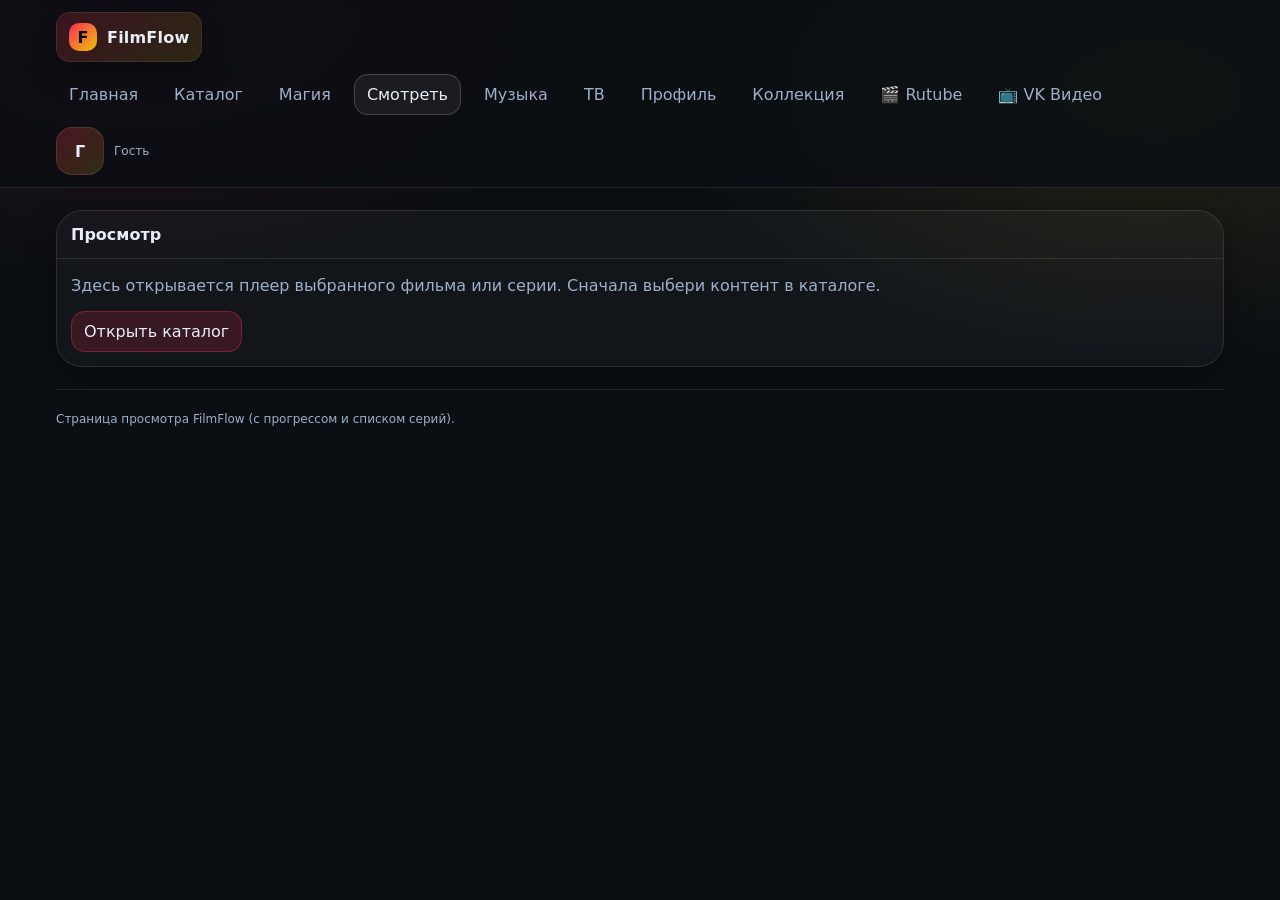
<file: watch.html>
<!doctype html>
<html lang="ru">
<head>
  <meta charset="utf-8" />
  <meta name="viewport" content="width=device-width,initial-scale=1" />
  <title>FilmFlow — просмотр</title>
  <link rel="stylesheet" href="css/style.css" />
</head>
<body data-page="watch">
<header>
  <div class="container">
    <div class="topbar">
      <a class="logo" href="index.html"><span class="logo-badge">F</span> FilmFlow</a>

      <nav>
        <a class="navlink" data-nav="home" href="index.html">Главная</a>
        <a class="navlink" data-nav="catalog" href="catalog.html">Каталог</a>
        <a class="navlink" data-nav="magic" href="magic.html">Магия</a>
        <a class="navlink" data-nav="watch" href="watch.html">Смотреть</a>
        <a class="navlink" data-nav="music" href="music.html">Музыка</a>
        <a class="navlink" data-nav="tv" href="tv.html">ТВ</a>
        <a class="navlink" data-nav="profile" href="profile.html">Профиль</a>
        <a class="navlink" data-nav="collection" href="collection.html">Коллекция</a>
        <a class="navlink external" href="https://rutube.ru/" target="_blank" rel="noopener noreferrer">🎬 Rutube</a>
        <a class="navlink external" href="https://vkvideo.ru/" target="_blank" rel="noopener noreferrer">📺 VK Видео</a>
      </nav>

      <div class="spacer"></div>

      <div class="row" style="gap:10px">
        <div class="avatar" id="navAvatar">Г</div>
        <div class="small"><span id="navName">Гость</span></div>
      </div>
    </div>
  </div>
</header>

<main class="container">

  <section id="watchEmpty" class="panel" style="display:none">
    <div class="panel-head">
      <strong>Просмотр</strong>
    </div>
    <div class="panel-body">
      <p class="muted" style="margin:0; line-height:1.6">
        Здесь открывается плеер выбранного фильма или серии. Сначала выбери контент в каталоге.
      </p>
      <div class="row" style="margin-top:12px">
        <a class="pill accent" href="catalog.html">Открыть каталог</a>
      </div>
    </div>
  </section>

  <section id="watchPanel" class="panel">
    <div class="panel-head">
      <strong id="wTitle">—</strong>
      <span class="tag" id="wMeta">—</span>
      <span class="rating" id="wRating">—</span>
      <span class="spacer"></span>
      <button class="pill" id="btnSave" type="button">Сохранить прогресс</button>
      <button class="pill" id="btnStartOver" type="button">С начала</button>
      <a class="pill" href="profile.html">Профиль</a>
    </div>

    <div class="panel-body">
      <div class="two-col">
        <div>
          <div class="video-container">
            <video class="video" id="video" preload="metadata">
              <source id="source" type="video/mp4">
            </video>

            <div class="video-controls" id="videoControls">
              <div class="progress-bar-container">
                <div class="progress-bar-buffer"></div>
                <div class="progress-bar-played"></div>
                <input type="range" class="progress-bar" id="seekBar" value="0" min="0" max="100" step="0.1">
              </div>
              <div class="controls-buttons">
                <button class="ctrl-btn" id="playPauseBtn">▶</button>
                <button class="ctrl-btn" id="stopBtn">⏹</button>
                <button class="ctrl-btn" id="rewindBtn">⏪ 10</button>
                <button class="ctrl-btn" id="forwardBtn">⏩ 10</button>
                <span class="time-display" id="currentTime">0:00</span>
                <span class="time-sep">/</span>
                <span class="time-display" id="duration">0:00</span>
                <div class="volume-container">
                  <button class="ctrl-btn" id="muteBtn">🔊</button>
                  <input type="range" id="volumeSlider" min="0" max="1" step="0.01" value="1">
                </div>
                <button class="ctrl-btn" id="fullscreenBtn">⛶</button>
                <select id="playbackSpeed" class="ctrl-select">
                  <option value="0.5">0.5x</option>
                  <option value="0.75">0.75x</option>
                  <option value="1" selected>1x</option>
                  <option value="1.25">1.25x</option>
                  <option value="1.5">1.5x</option>
                  <option value="2">2x</option>
                </select>

                <div id="episodeSelector" class="episode-selector" style="display: none; margin-left: 10px; padding-left: 10px; border-left: 1px solid rgba(255,255,255,0.2);">
                  <div class="season-controls" style="display: flex; align-items: center; gap: 6px;">
                    <button class="ctrl-btn" id="prevSeasonBtn" title="Предыдущий сезон">◀◀ Сезон</button>
                    <span id="seasonDisplay" class="time-display">Сезон 1</span>
                    <button class="ctrl-btn" id="nextSeasonBtn" title="Следующий сезон">Сезон ▶▶</button>
                  </div>
                  <div class="episode-controls" style="display: flex; align-items: center; gap: 6px; margin-left: 10px;">
                    <button class="ctrl-btn" id="prevEpisodeBtn" title="Предыдущая серия">◀</button>
                    <span id="episodeDisplay" class="time-display">Серия 1 / 160</span>
                    <button class="ctrl-btn" id="nextEpisodeBtn" title="Следующая серия">▶</button>
                  </div>
                </div>
              </div>
            </div>
          </div>

          <div class="player-hint small" style="margin-top:8px; color:var(--muted); text-align:center;">
            ⚡ Пробел — пауза/воспроизведение • Стрелки ←/→ ±10 сек • Esc — выход из полноэкранного режима
          </div>

          <div id="noSrc" class="small" style="margin-top:8px; display:none">
            Сейчас у видео нет файла (src). Чтобы воспроизведение работало, добавь mp4 в папку <b>media</b>
            и пропиши src в <code>js/data.js</code> (для фильма) или у серии (для сериалов).
          </div>

          <div class="row" style="margin-top:12px">
            <button class="pill" id="btnFavFromPlayer" type="button">❤ В избранное</button>
            <button class="pill" id="btnWLFromPlayer" type="button">🕒 Смотреть позже</button>
            <a class="pill accent" href="catalog.html">← В каталог</a>
          </div>

          <p class="small" id="wDesc" style="margin-top:10px; line-height:1.55"></p>
        </div>

        <div id="episodePanel" class="panel" style="display:none">
          <div class="panel-head">
            <strong>Серии</strong>
            <span class="tag" id="epNow">—</span>
          </div>
          <div class="panel-body">
            <div class="row" id="wSeasons" style="gap:10px; margin-bottom:12px"></div>
            <div class="list" id="wEpisodes"></div>
          </div>
        </div>

      </div>
    </div>
  </section>

  <footer>
    <div class="small">Страница просмотра FilmFlow (с прогрессом и списком серий).</div>
  </footer>
</main>

<script src="js/data.js"></script>
<script src="js/app.js"></script>
</body>
</html>
</file>
<file: css/style.css>
:root{
  --bg:#0b0f14;
  --panel:#101723;
  --panel2:#0f1620;
  --text:#e8eef7;
  --muted:#9fb0c6;
  --border: rgba(255,255,255,.10);
  --accent:#ff2d55;
  --shadow: 0 10px 30px rgba(0,0,0,.35);
  --r:16px;
  --r2:24px;
}

*{box-sizing:border-box}
html,body{height:100%}
body{
  margin:0;
  font-family: system-ui, -apple-system, Segoe UI, Roboto, Arial, sans-serif;
  background:
    radial-gradient(900px 500px at 10% 0%, rgba(255,45,85,.12), transparent 55%),
    radial-gradient(900px 500px at 90% 10%, rgba(255,214,10,.10), transparent 55%),
    var(--bg);
  color:var(--text);
}
a{color:inherit;text-decoration:none}
.container{max-width:1200px;margin:0 auto;padding:0 16px}
.small{font-size:12px;color:var(--muted)}
.muted{color:var(--muted)}
hr{border:0;border-top:1px solid var(--border);margin:14px 0}

header{
  position:sticky; top:0; z-index:50;
  backdrop-filter: blur(10px);
  background: rgba(11,15,20,.78);
  border-bottom: 1px solid var(--border);
}
.topbar{
  display:flex; align-items:center; gap:12px;
  padding:12px 0;
  flex-wrap:wrap;
}
.logo{
  display:flex; align-items:center; gap:10px;
  font-weight:800; letter-spacing:.2px;
  padding:10px 12px; border-radius:14px;
  background: linear-gradient(135deg, rgba(255,45,85,.18), rgba(255,214,10,.12));
  border:1px solid rgba(255,255,255,.08);
  box-shadow: var(--shadow);
  white-space:nowrap;
}
.logo-badge{
  width:28px;height:28px;border-radius:10px;
  background: linear-gradient(135deg, var(--accent), rgba(255,214,10,.9));
  display:grid;place-items:center;
  color:#0b0f14;font-weight:900;
}

nav{display:flex; gap:10px; flex-wrap:wrap; align-items:center}
.navlink{
  padding:10px 12px;
  border-radius:14px;
  border:1px solid transparent;
  color:var(--muted);
}
.navlink:hover{border-color:var(--border); color:var(--text); background: rgba(255,255,255,.04)}
.navlink.active{border-color: rgba(255,255,255,.18); color:var(--text); background: rgba(255,255,255,.06)}

.spacer{flex:1}

.search{
  flex:1; min-width:220px;
  display:flex; gap:10px; align-items:center;
  padding:10px 12px;
  border-radius:14px;
  border:1px solid var(--border);
  background: rgba(255,255,255,.04);
}
.search input{
  width:100%;
  background:transparent;border:0;outline:none;
  color:var(--text);
  font-size:14px;
}

.pill{
  padding:10px 12px;
  border-radius:14px;
  border:1px solid var(--border);
  background: rgba(255,255,255,.04);
  color:var(--text);
  cursor:pointer;
}
.pill:hover{background: rgba(255,255,255,.07)}
.pill.accent{
  border-color: rgba(255,45,85,.35);
  background: rgba(255,45,85,.16);
}
.pill.accent:hover{background: rgba(255,45,85,.22)}
.pill.danger{
  border-color: rgba(255,90,90,.35);
  background: rgba(255,90,90,.14);
}

main{padding:18px 0 48px}
section{margin:22px 0}
h1,h2,h3{margin:0 0 10px}
h1{font-size:28px}
h2{font-size:18px;letter-spacing:.2px}
h3{font-size:16px}

.hero{
  border:1px solid var(--border);
  border-radius: 26px;
  overflow:hidden;
  background:
    radial-gradient(900px 420px at 20% 0%, rgba(255,45,85,.20), transparent 55%),
    radial-gradient(900px 420px at 70% 10%, rgba(255,214,10,.15), transparent 55%),
    linear-gradient(180deg, rgba(255,255,255,.06), rgba(255,255,255,.02));
  box-shadow: var(--shadow);
}
.hero-inner{
  padding:18px;
  display:grid;
  grid-template-columns: 1.3fr .7fr;
  gap:14px;
}
.hero p{margin:0;color:var(--muted);line-height:1.55}
.hero-actions{display:flex;gap:10px;flex-wrap:wrap;margin-top:14px}
.hero-side{
  border:1px solid var(--border);
  border-radius: 22px;
  background: rgba(11,15,20,.45);
  padding:14px;
  display:flex; flex-direction:column; gap:10px;
}

.panel{
  border:1px solid var(--border);
  border-radius: 26px;
  background: rgba(255,255,255,.03);
  box-shadow: var(--shadow);
  overflow:hidden;
}
.panel .panel-head{
  padding:14px;
  border-bottom:1px solid var(--border);
  display:flex; align-items:center; gap:10px; flex-wrap:wrap;
}
.panel .panel-body{padding:14px}

.grid{
  display:grid;
  grid-template-columns: repeat(12, 1fr);
  gap:14px;
}
.card{
  grid-column: span 3;
  border: 1px solid var(--border);
  background: linear-gradient(180deg, rgba(255,255,255,.06), rgba(255,255,255,.03));
  border-radius: var(--r2);
  overflow:hidden;
  box-shadow: var(--shadow);
  cursor:pointer;
  min-height: 285px;
  display:flex; flex-direction:column;
}
.card:hover{transform: translateY(-2px); transition: .15s ease; border-color: rgba(255,255,255,.18)}
.poster{
  height: 165px;
  background: linear-gradient(135deg, rgba(255,45,85,.35), rgba(255,214,10,.18)),
              radial-gradient(500px 200px at 30% 10%, rgba(255,255,255,.22), transparent 50%),
              rgba(255,255,255,.03);
  display:flex; align-items:flex-end;
  padding:12px;
  position:relative;
}
.poster::after{
  content:"";
  position:absolute; inset:0;
  background: linear-gradient(180deg, transparent, rgba(11,15,20,.65));
}
.poster-title{
  position:relative; z-index:1;
  font-weight:800; font-size:14px; line-height:1.2;
  text-shadow: 0 6px 20px rgba(0,0,0,.55);
}
.meta{
  padding:12px 12px 14px;
  display:flex; flex-direction:column; gap:8px;
}
.row{display:flex; gap:8px; flex-wrap:wrap; align-items:center}
.tag{
  font-size:12px;
  color:var(--muted);
  border:1px solid var(--border);
  padding:6px 8px;
  border-radius:999px;
  background: rgba(255,255,255,.03);
}
.rating{
  margin-left:auto;
  font-weight:800;
  padding:6px 10px;
  border-radius:999px;
  border:1px solid rgba(255,214,10,.25);
  background: rgba(255,214,10,.12);
}

.carousel{
  display:flex; gap:12px;
  overflow:auto; padding-bottom:8px;
  scroll-snap-type:x mandatory;
}
.carousel::-webkit-scrollbar{height:10px}
.carousel::-webkit-scrollbar-thumb{background: rgba(255,255,255,.10); border-radius:999px}
.mini{
  min-width: 220px;
  scroll-snap-align: start;
  border-radius: 22px;
  border:1px solid var(--border);
  background: rgba(255,255,255,.04);
  overflow:hidden;
  cursor:pointer;
  box-shadow: var(--shadow);
}
.mini .poster{height:140px}
.mini .meta{padding:10px 12px 12px}
.mini .poster-title{font-size:13px}

.filters-grid{
  display:grid;
  grid-template-columns: repeat(12, 1fr);
  gap:10px;
}
.field{grid-column: span 3; display:flex; flex-direction:column; gap:6px}
label{font-size:12px;color:var(--muted)}
select,input[type="number"],input[type="text"]{
  background: rgba(255,255,255,.04);
  border:1px solid var(--border);
  border-radius: 14px;
  padding:10px 12px;
  color:var(--text);
  outline:none;
}

/* ===== Стили для выпадающих списков ===== */
select{
  background-color: rgba(255,255,255,.04);
  border:1px solid var(--border);
  color: var(--text);
  color-scheme: dark;
}
select option, select optgroup{
  background-color: #0f1620;
  color: #e8eef7;
}
select option:hover{
  background-color: rgba(255,255,255,.12);
  color: #e8eef7;
}
select option:checked{
  background-color: var(--accent);
  color: #0b0f14;
}
select option:disabled{
  color: rgba(232,238,247,.55);
}

/* ===== КАСТОМНЫЙ ПЛЕЕР ===== */
.video-container {
  position: relative;
  width: 100%;
  background: #000;
  border-radius: 22px;
  overflow: hidden;
  border: 1px solid var(--border);
}
.video {
  width: 100%;
  display: block;
  min-height: 280px;
}
.video-controls {
  position: absolute;
  bottom: 0;
  left: 0;
  right: 0;
  background: linear-gradient(transparent, rgba(0,0,0,0.8));
  padding: 10px;
  opacity: 0;
  transition: opacity 0.3s ease;
  display: flex;
  flex-direction: column;
  gap: 8px;
}
.video-container:hover .video-controls,
.video-controls:hover {
  opacity: 1;
}

/* Полноэкранный режим */
.video-container:fullscreen .video-controls,
.video-container:-webkit-full-screen .video-controls,
.video-container:-moz-full-screen .video-controls,
.video-container:-ms-fullscreen .video-controls {
  opacity: 1 !important;
}

.progress-bar-container {
  position: relative;
  width: 100%;
  height: 8px;
  background: rgba(255,255,255,0.2);
  border-radius: 4px;
  cursor: pointer;
}
.progress-bar-buffer {
  position: absolute;
  height: 100%;
  background: rgba(255,255,255,0.3);
  border-radius: 4px;
  pointer-events: none;
}
.progress-bar-played {
  position: absolute;
  height: 100%;
  background: var(--accent);
  border-radius: 4px;
  pointer-events: none;
  z-index: 1;
}
.progress-bar {
  position: absolute;
  width: 100%;
  height: 100%;
  margin: 0;
  -webkit-appearance: none;
  appearance: none;
  background: transparent;
  z-index: 2;
  cursor: pointer;
}
.progress-bar::-webkit-slider-thumb {
  -webkit-appearance: none;
  appearance: none;
  width: 14px;
  height: 14px;
  background: white;
  border-radius: 50%;
  border: 2px solid var(--accent);
  box-shadow: 0 0 8px rgba(0,0,0,0.5);
  transition: transform 0.1s;
}
.progress-bar::-webkit-slider-thumb:hover {
  transform: scale(1.2);
}

.controls-buttons {
  display: flex;
  align-items: center;
  gap: 12px;
  color: white;
  font-size: 14px;
}
.ctrl-btn {
  background: rgba(255,255,255,0.1);
  border: 1px solid rgba(255,255,255,0.2);
  border-radius: 8px;
  padding: 6px 10px;
  color: white;
  cursor: pointer;
  font-size: 14px;
  display: flex;
  align-items: center;
  gap: 4px;
  transition: background 0.2s;
}
.ctrl-btn:hover {
  background: rgba(255,255,255,0.2);
}
.time-display {
  color: white;
  font-family: monospace;
  padding: 0 4px;
}
.time-sep {
  color: var(--muted);
  margin: 0 2px;
}
.volume-container {
  display: flex;
  align-items: center;
  gap: 6px;
}
#volumeSlider {
  width: 70px;
  background: rgba(255,255,255,0.2);
  border-radius: 4px;
  -webkit-appearance: none;
  appearance: none;
  height: 6px;
}
#volumeSlider::-webkit-slider-thumb {
  -webkit-appearance: none;
  appearance: none;
  width: 12px;
  height: 12px;
  background: white;
  border-radius: 50%;
  border: 2px solid var(--accent);
  cursor: pointer;
}
.ctrl-select {
  background: rgba(255,255,255,0.1);
  border: 1px solid rgba(255,255,255,0.2);
  border-radius: 8px;
  padding: 6px 10px;
  color: white;
  font-size: 14px;
  cursor: pointer;
  color-scheme: dark;
}
.ctrl-select option {
  background: #0f1620;
  color: white;
}

.player-hint {
  user-select: none;
  opacity: 0.8;
  transition: opacity 0.2s;
}
.player-hint:hover {
  opacity: 1;
}

.two-col{
  display:grid;
  grid-template-columns: 1.1fr .9fr;
  gap:14px;
}
.list{
  display:flex; flex-direction:column; gap:8px;
}
.list a{
  border:1px solid var(--border);
  background: rgba(255,255,255,.03);
  border-radius:14px;
  padding:10px 12px;
}
.list a:hover{background: rgba(255,255,255,.06)}
.list a.active{border-color: rgba(255,255,255,.20); background: rgba(255,255,255,.07)}

.kv{
  display:grid;
  grid-template-columns: 120px 1fr;
  gap:10px;
  align-items:start;
}
.kv .k{color:var(--muted); font-size:12px}
.kv .v{color:var(--text)}

.avatar{
  width:48px;height:48px;border-radius:16px;
  border:1px solid var(--border);
  background: linear-gradient(135deg, rgba(255,45,85,.25), rgba(255,214,10,.15));
  display:grid; place-items:center;
  font-weight:900;
}

footer{
  border-top:1px solid var(--border);
  padding:22px 0 30px;
  color:var(--muted);
}

/* ===== Дополнительные стили для раздела Магия ===== */
body[data-page="magic"] {
  background: #0c0710 url('media/bg-hogwarts.jpg') no-repeat center top / cover;
  background-attachment: fixed;
}
body[data-page="magic"] .logo {
  border-color: #d4af37;
  box-shadow: 0 0 12px #aa7e2b;
}
body[data-page="magic"] .navlink.active {
  border-color: #d4af37;
  color: #f5e7b2;
}

.magic-header {
  font-family: 'Cinzel', serif;
  text-align: center;
  margin: 20px 0;
}
.magic-header h1 {
  font-size: 42px;
  letter-spacing: 4px;
  text-shadow: 0 0 15px #d4af37, 0 0 30px #aa7e2b;
  color: #f5e7b2;
  margin-bottom: 8px;
}
.magic-header p {
  font-style: italic;
  color: #c0b7a9;
}
.magic-grid {
  display: grid;
  grid-template-columns: repeat(auto-fill, minmax(200px, 1fr));
  gap: 20px;
  margin: 30px 0;
}
.magic-card {
  background: rgba(20, 15, 30, 0.7);
  backdrop-filter: blur(6px);
  border: 1px solid #6e5a3a;
  border-radius: 24px;
  overflow: hidden;
  box-shadow: 0 10px 25px rgba(0,0,0,0.6), 0 0 0 1px #d4af37 inset;
  transition: transform 0.2s, box-shadow 0.2s;
  cursor: pointer;
}
.magic-card:hover {
  transform: translateY(-5px);
  box-shadow: 0 15px 30px rgba(212, 175, 55, 0.2), 0 0 0 2px #d4af37 inset;
}
.magic-poster {
  height: 280px;
  background-size: cover;
  background-position: center;
  position: relative;
}
.magic-poster::after {
  content: "";
  position: absolute;
  inset: 0;
  background: linear-gradient(0deg, rgba(11,15,20,0.9) 0%, transparent 50%);
}
.magic-title {
  padding: 14px;
  font-family: 'Cinzel', serif;
  font-weight: 700;
  font-size: 18px;
  color: #f3e3b0;
  text-shadow: 0 2px 5px black;
}
.magic-year {
  padding: 0 14px 14px;
  color: #b89f6e;
  font-size: 14px;
}
.magic-badge {
  position: absolute;
  top: 12px;
  right: 12px;
  background: #740001;
  color: #d4af37;
  padding: 6px 12px;
  border-radius: 30px;
  font-weight: bold;
  font-size: 14px;
  border: 1px solid #d4af37;
  z-index: 2;
}

/* ===== Стили для раздела ТВ (базовые) ===== */
.tv-categories {
  display: flex;
  flex-wrap: wrap;
  gap: 8px;
  margin-bottom: 20px;
}
.tv-cat-btn {
  padding: 8px 16px;
  border-radius: 30px;
  border: 1px solid var(--border);
  background: rgba(255,255,255,0.03);
  color: var(--text);
  cursor: pointer;
  font-size: 14px;
  transition: all 0.2s;
}
.tv-cat-btn.active {
  background: var(--accent);
  border-color: var(--accent);
  color: white;
}
.tv-grid {
  display: grid;
  grid-template-columns: repeat(auto-fill, minmax(260px, 1fr));
  gap: 16px;
  margin-bottom: 30px;
}
.channel-card {
  background: rgba(20, 25, 35, 0.7);
  backdrop-filter: blur(4px);
  border: 1px solid var(--border);
  border-radius: 20px;
  padding: 16px;
  cursor: pointer;
  transition: transform 0.2s, box-shadow 0.2s;
}
.channel-card:hover {
  transform: translateY(-3px);
  box-shadow: 0 10px 20px rgba(0,0,0,0.3);
  border-color: rgba(255,255,255,0.2);
}
.channel-logo {
  width: 80px;
  height: 80px;
  margin: 0 auto 12px;
  border-radius: 16px;
  background-size: contain;
  background-position: center;
  background-repeat: no-repeat;
  background-color: rgba(255,255,255,0.05);
  border: 1px solid var(--border);
}
.channel-name {
  font-weight: 700;
  font-size: 18px;
  text-align: center;
  margin-bottom: 8px;
}
.channel-now {
  font-size: 13px;
  color: var(--muted);
  text-align: center;
}

/* Стили для страницы канала */
.tv-channel-header {
  display: flex;
  align-items: center;
  gap: 20px;
  margin-bottom: 24px;
}
.tv-channel-header .channel-logo {
  width: 100px;
  height: 100px;
  margin: 0;
}
.tv-channel-header h1 {
  margin: 0 0 4px;
}
.channel-tabs {
  display: flex;
  gap: 12px;
  margin-bottom: 20px;
  border-bottom: 1px solid var(--border);
  padding-bottom: 10px;
}
.channel-tab {
  padding: 8px 18px;
  border-radius: 20px;
  background: transparent;
  border: none;
  color: var(--muted);
  cursor: pointer;
  font-size: 16px;
}
.channel-tab.active {
  background: var(--accent);
  color: white;
}
.live-player-container {
  position: relative;
  padding-bottom: 56.25%;
  height: 0;
  overflow: hidden;
  border-radius: 20px;
  margin-bottom: 20px;
}
.live-player-container iframe {
  position: absolute;
  top: 0;
  left: 0;
  width: 100%;
  height: 100%;
  border: 0;
}

/* Стили для блока episode-selector */
.episode-selector {
  display: flex;
  align-items: center;
  gap: 8px;
  margin-left: 10px;
  padding-left: 10px;
  border-left: 1px solid rgba(255,255,255,0.2);
}
.episode-selector .ctrl-btn:disabled {
  opacity: 0.4;
  cursor: not-allowed;
}
.season-controls,
.episode-controls {
  display: flex;
  align-items: center;
  gap: 6px;
}
.video-container:fullscreen .episode-selector,
.video-container:-webkit-full-screen .episode-selector,
.video-container:-moz-full-screen .episode-selector,
.video-container:-ms-fullscreen .episode-selector {
  border-left-color: rgba(255,255,255,0.4);
}

/* ===== Коллекция ===== */
.collection-grid {
    display: grid;
    grid-template-columns: repeat(auto-fill, minmax(280px, 1fr));
    gap: 14px;
    margin-top: 20px;
}
.collection-card {
    background: rgba(255,255,255,0.03);
    border: 1px solid var(--border);
    border-radius: var(--r2);
    padding: 16px 18px;
    display: flex;
    align-items: center;
    justify-content: space-between;
    cursor: pointer;
    transition: background 0.15s, transform 0.1s, border-color 0.15s;
}
.collection-card:hover {
    background: rgba(255,255,255,0.06);
    border-color: rgba(255,255,255,0.18);
    transform: translateY(-1px);
}
.collection-info {
    display: flex;
    flex-direction: column;
    gap: 4px;
    overflow: hidden;
}
.collection-title {
    font-weight: 600;
    font-size: 16px;
    white-space: nowrap;
    overflow: hidden;
    text-overflow: ellipsis;
}
.collection-meta {
    font-size: 13px;
    color: var(--muted);
}
.collection-rating {
    font-size: 24px;
    font-weight: 800;
    color: var(--accent);
    background: rgba(255,45,85,0.12);
    padding: 6px 12px;
    border-radius: 30px;
    border: 1px solid rgba(255,45,85,0.2);
    flex-shrink: 0;
    margin-left: 12px;
}
/* ===== Плейлисты (Коллекция) ===== */
.playlist-grid {
    display: grid;
    grid-template-columns: repeat(auto-fill, minmax(240px, 1fr));
    gap: 16px;
}
.playlist-card {
    background: rgba(255,255,255,0.03);
    border: 1px solid var(--border);
    border-radius: var(--r2);
    padding: 20px;
    cursor: pointer;
    transition: background 0.15s, transform 0.1s, border-color 0.15s;
    text-align: center;
}
.playlist-card:hover {
    background: rgba(255,255,255,0.06);
    border-color: rgba(255,255,255,0.18);
    transform: translateY(-2px);
}
.playlist-name {
    font-weight: 700;
    font-size: 18px;
    margin-bottom: 6px;
}
.playlist-count {
    font-size: 13px;
    color: var(--muted);
}

.video-grid {
    display: flex;
    flex-direction: column;
    gap: 8px;
    margin-top: 12px;
}
.video-card {
    background: rgba(255,255,255,0.03);
    border: 1px solid var(--border);
    border-radius: var(--r);
    padding: 12px 16px;
    display: flex;
    align-items: center;
    justify-content: space-between;
    transition: background 0.15s;
}
.video-card:hover {
    background: rgba(255,255,255,0.06);
}
.video-info {
    flex: 1;
    overflow: hidden;
}
.video-title a {
    font-weight: 600;
    color: var(--text);
    text-decoration: none;
}
.video-title a:hover {
    color: var(--accent);
}
.video-url {
    font-size: 12px;
    color: var(--muted);
    white-space: nowrap;
    overflow: hidden;
    text-overflow: ellipsis;
}
.video-remove {
    background: transparent;
    border: none;
    color: var(--muted);
    font-size: 22px;
    cursor: pointer;
    padding: 0 6px;
    line-height: 1;
    transition: color 0.15s;
}
.video-remove:hover {
    color: #ff6b6b;
}

.empty-message {
    text-align: center;
    padding: 30px 20px;
    color: var(--muted);
    font-size: 16px;
    grid-column: 1 / -1;
}

/* Модальное окно */
.modal-overlay {
    position: fixed;
    inset: 0;
    background: rgba(0,0,0,0.6);
    backdrop-filter: blur(4px);
    display: flex;
    align-items: center;
    justify-content: center;
    z-index: 999;
    padding: 20px;
}
.modal {
    background: var(--panel);
    border: 1px solid var(--border);
    border-radius: var(--r2);
    max-width: 500px;
    width: 100%;
    box-shadow: var(--shadow);
}
.modal-head {
    display: flex;
    align-items: center;
    justify-content: space-between;
    padding: 16px 20px;
    border-bottom: 1px solid var(--border);
}
.modal-head strong {
    font-size: 18px;
}
.modal-close {
    background: transparent;
    border: none;
    color: var(--muted);
    font-size: 28px;
    cursor: pointer;
    line-height: 1;
}
.modal-close:hover {
    color: var(--text);
}
.modal-body {
    padding: 20px;
}
.modal-body .field {
    margin-bottom: 14px;
}
.modal-body .field:last-child {
    margin-bottom: 0;
}
/* ===== Профили ===== */
.profile-item {
    display: flex;
    justify-content: space-between;
    align-items: center;
    padding: 8px 0;
    border-bottom: 1px solid var(--border);
}
.profile-item:last-child {
    border-bottom: none;
}
.profile-item span {
    font-size: 16px;
}
#profileSelectorOverlay .modal {
    max-width: 400px;
}
#profileSelectorOverlay .modal-body {
    max-height: 70vh;
    overflow-y: auto;
}
/* ===== Несколько профилей и перенос данных ===== */
.profile-manager-grid{display:grid;grid-template-columns:repeat(2,minmax(0,1fr));gap:12px}
.profile-manager-grid .field{grid-column:auto}
#profileCode{background:rgba(255,255,255,.04);border:1px solid var(--border);border-radius:14px;padding:12px;color:var(--text);outline:none;resize:vertical;font-family:ui-monospace,SFMono-Regular,Consolas,monospace}

/* ========================================================
   ГЛОБАЛЬНАЯ АДАПТАЦИЯ ДЛЯ МОБИЛЬНЫХ УСТРОЙСТВ
   ======================================================== */
@media (max-width: 980px){
  .hero-inner{grid-template-columns:1fr}
  .two-col{grid-template-columns:1fr}
  .card{grid-column: span 4}
  .field{grid-column: span 6}
}

@media (max-width: 768px){
  /* Шапка сайта */
  .topbar {
    flex-direction: column;
    align-items: stretch;
    gap: 8px;
    padding: 10px 0;
  }
  .logo { align-self: flex-start; }
  nav {
    justify-content: flex-start;
    overflow-x: auto;
    flex-wrap: nowrap;
    padding-bottom: 6px;
    width: 100%;
    -webkit-overflow-scrolling: touch;
  }
  nav::-webkit-scrollbar { display: none; }
  .navlink { white-space: nowrap; }
  .search { order: -1; margin-top: 8px; }
  .row { justify-content: flex-end; width: 100%; margin-top: 8px; }

  /* Внешние ссылки навигации */
  .navlink.external {
    background: rgba(255,255,255,0.02);
    border-color: rgba(255,215,0,0.3);
  }
  .navlink.external:hover {
    background: rgba(255,215,0,0.1);
    border-color: rgba(255,215,0,0.5);
  }

  /* Профиль менеджер */
  .profile-manager-grid{grid-template-columns:1fr}
}

@media (max-width: 640px){
  .card{grid-column: span 6}
  .field{grid-column: span 12}
  .search{min-width: 140px}
  h1{font-size:24px}
  .controls-buttons { flex-wrap: wrap; }
  .episode-selector {
    flex-wrap: wrap;
    border-left: none;
    margin-left: 0;
    padding-left: 0;
  }
}

/* ===== Витрины стримингов ===== */
.streams-showcase {
  display: grid;
  grid-template-columns: repeat(2, minmax(0, 1fr));
  gap: 16px;
}
.stream-card {
  display: flex;
  align-items: center;
  gap: 18px;
  padding: 20px 22px;
  border-radius: 24px;
  border: 1px solid var(--border);
  background: rgba(255,255,255,.03);
  box-shadow: var(--shadow);
  transition: transform .15s ease, border-color .15s ease, background .15s ease;
  cursor: pointer;
  color: inherit;
  text-decoration: none;
}
.stream-card:hover {
  transform: translateY(-3px);
  border-color: rgba(255,255,255,.22);
  background: rgba(255,255,255,.06);
}
.stream-logo {
  width: 72px; height: 72px;
  border-radius: 20px;
  display: grid; place-items: center;
  font-weight: 900;
  font-size: 20px;
  letter-spacing: .5px;
  color: #fff;
  flex-shrink: 0;
  box-shadow: 0 8px 20px rgba(0,0,0,.35);
}
.stream-logo.tnt { background: linear-gradient(135deg, #ff2d55, #b3001b); }
.stream-logo.sts { background: linear-gradient(135deg, #00b3ff, #0066cc); }
.stream-info h3 { margin: 0 0 4px; font-size: 20px; }
.stream-info p { margin: 0; color: var(--muted); font-size: 14px; line-height: 1.45; }
.stream-arrow { margin-left: auto; font-size: 24px; color: var(--muted); }

@media (max-width: 640px) {
  .streams-showcase { grid-template-columns: 1fr; }
  .stream-logo { width: 60px; height: 60px; font-size: 16px; border-radius: 16px; }
  .stream-info h3 { font-size: 18px; }
}
</file>
